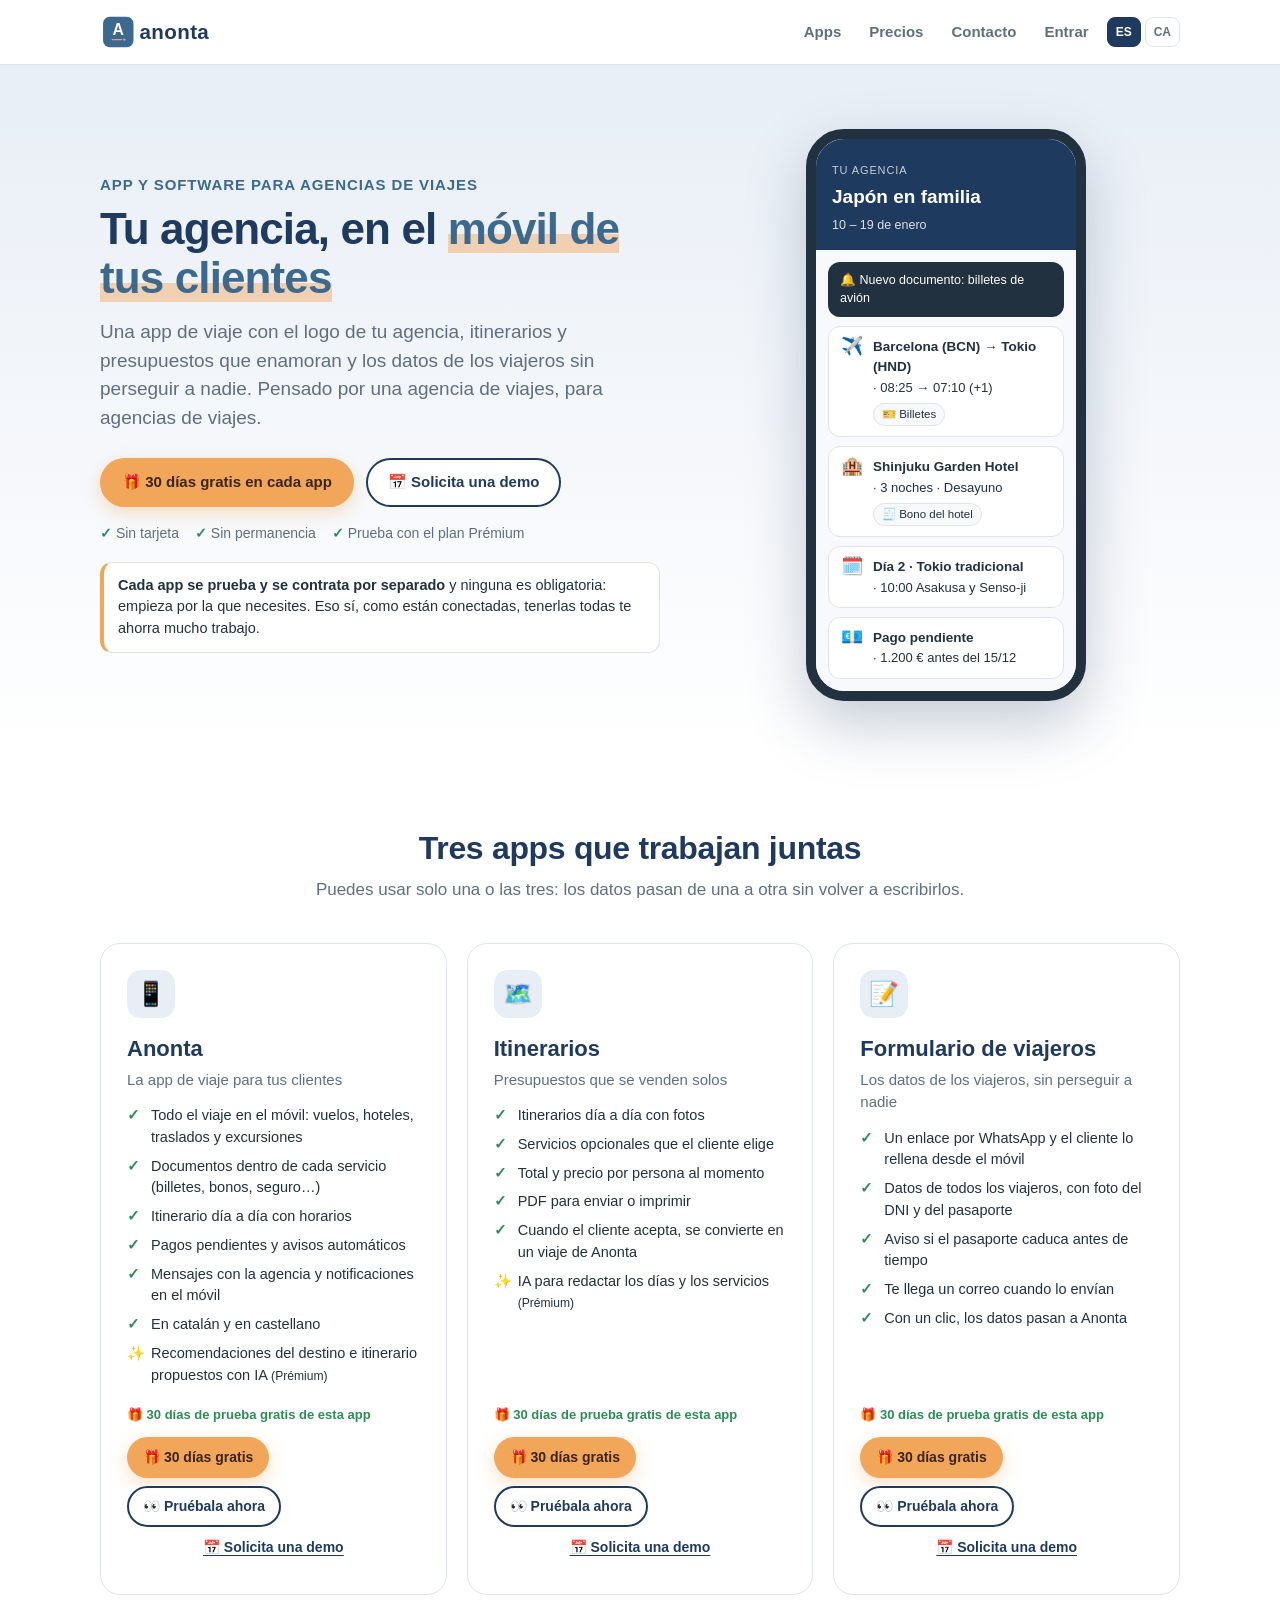
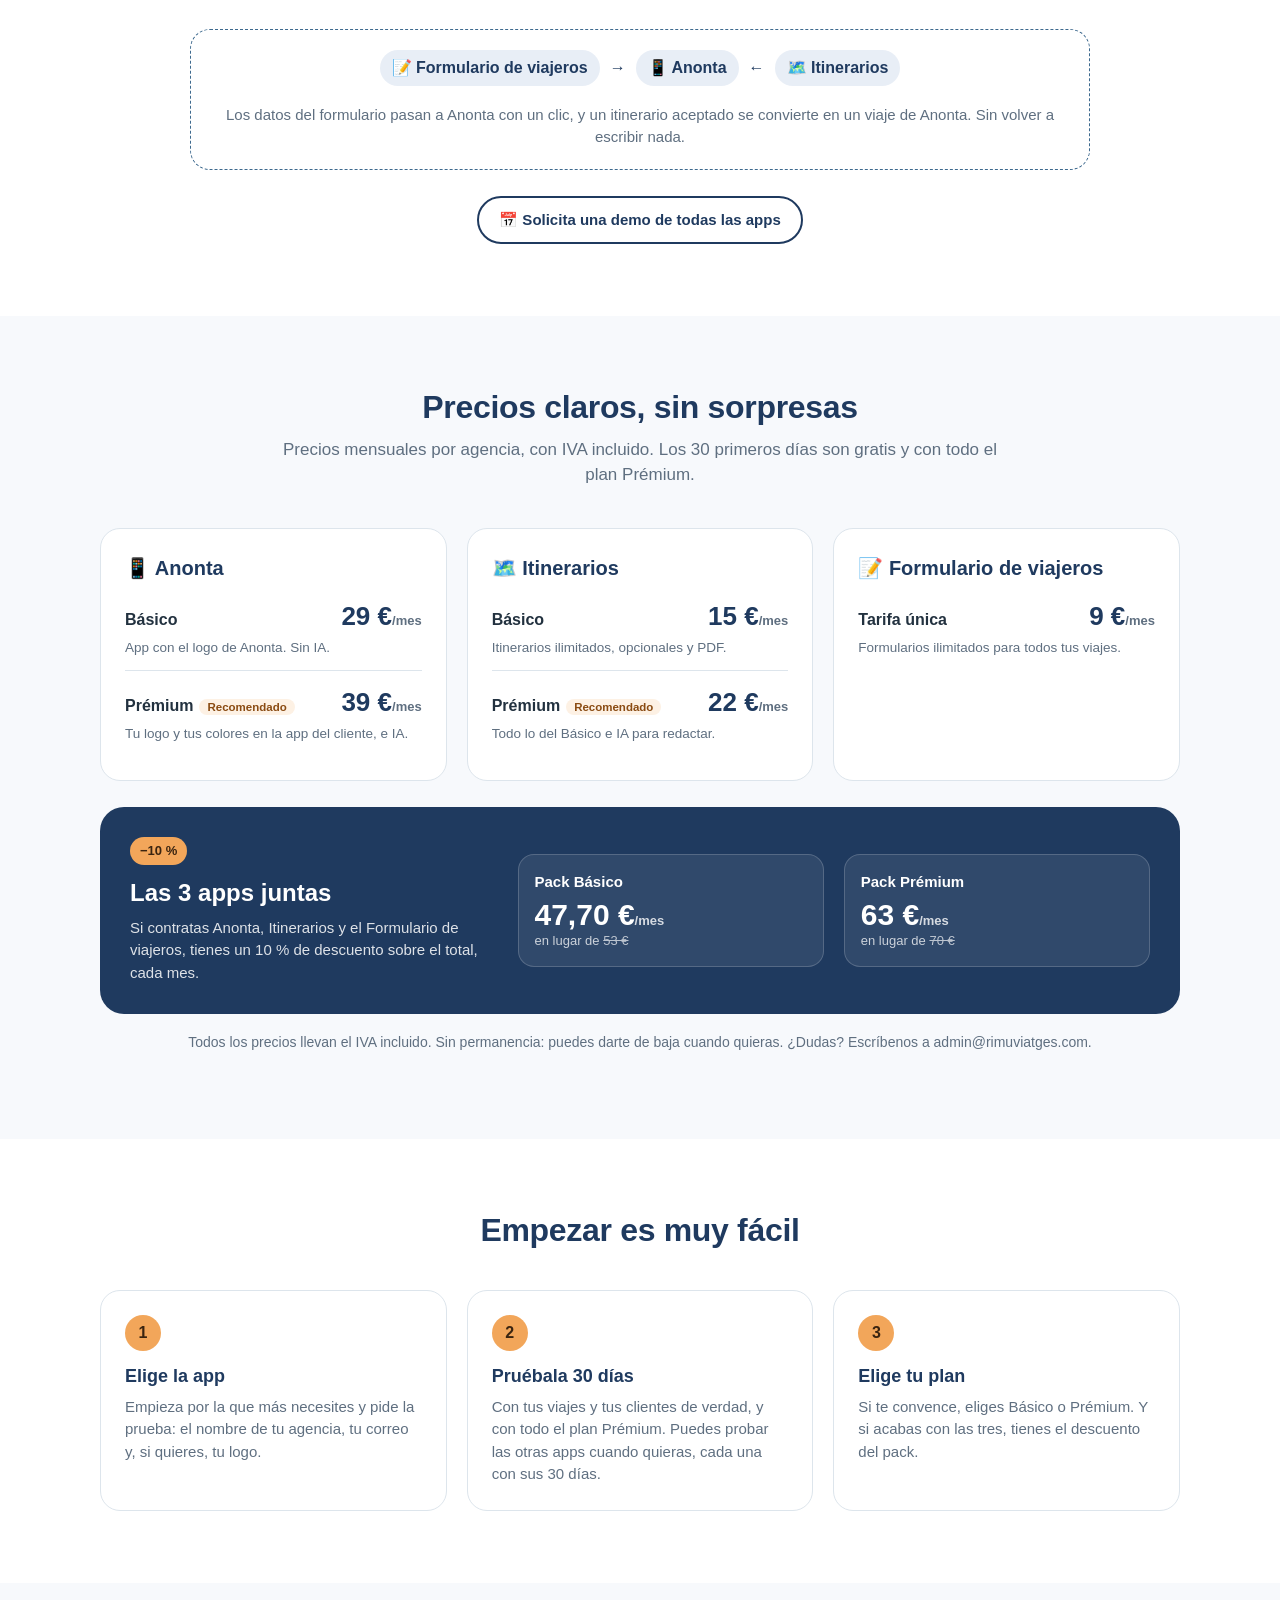
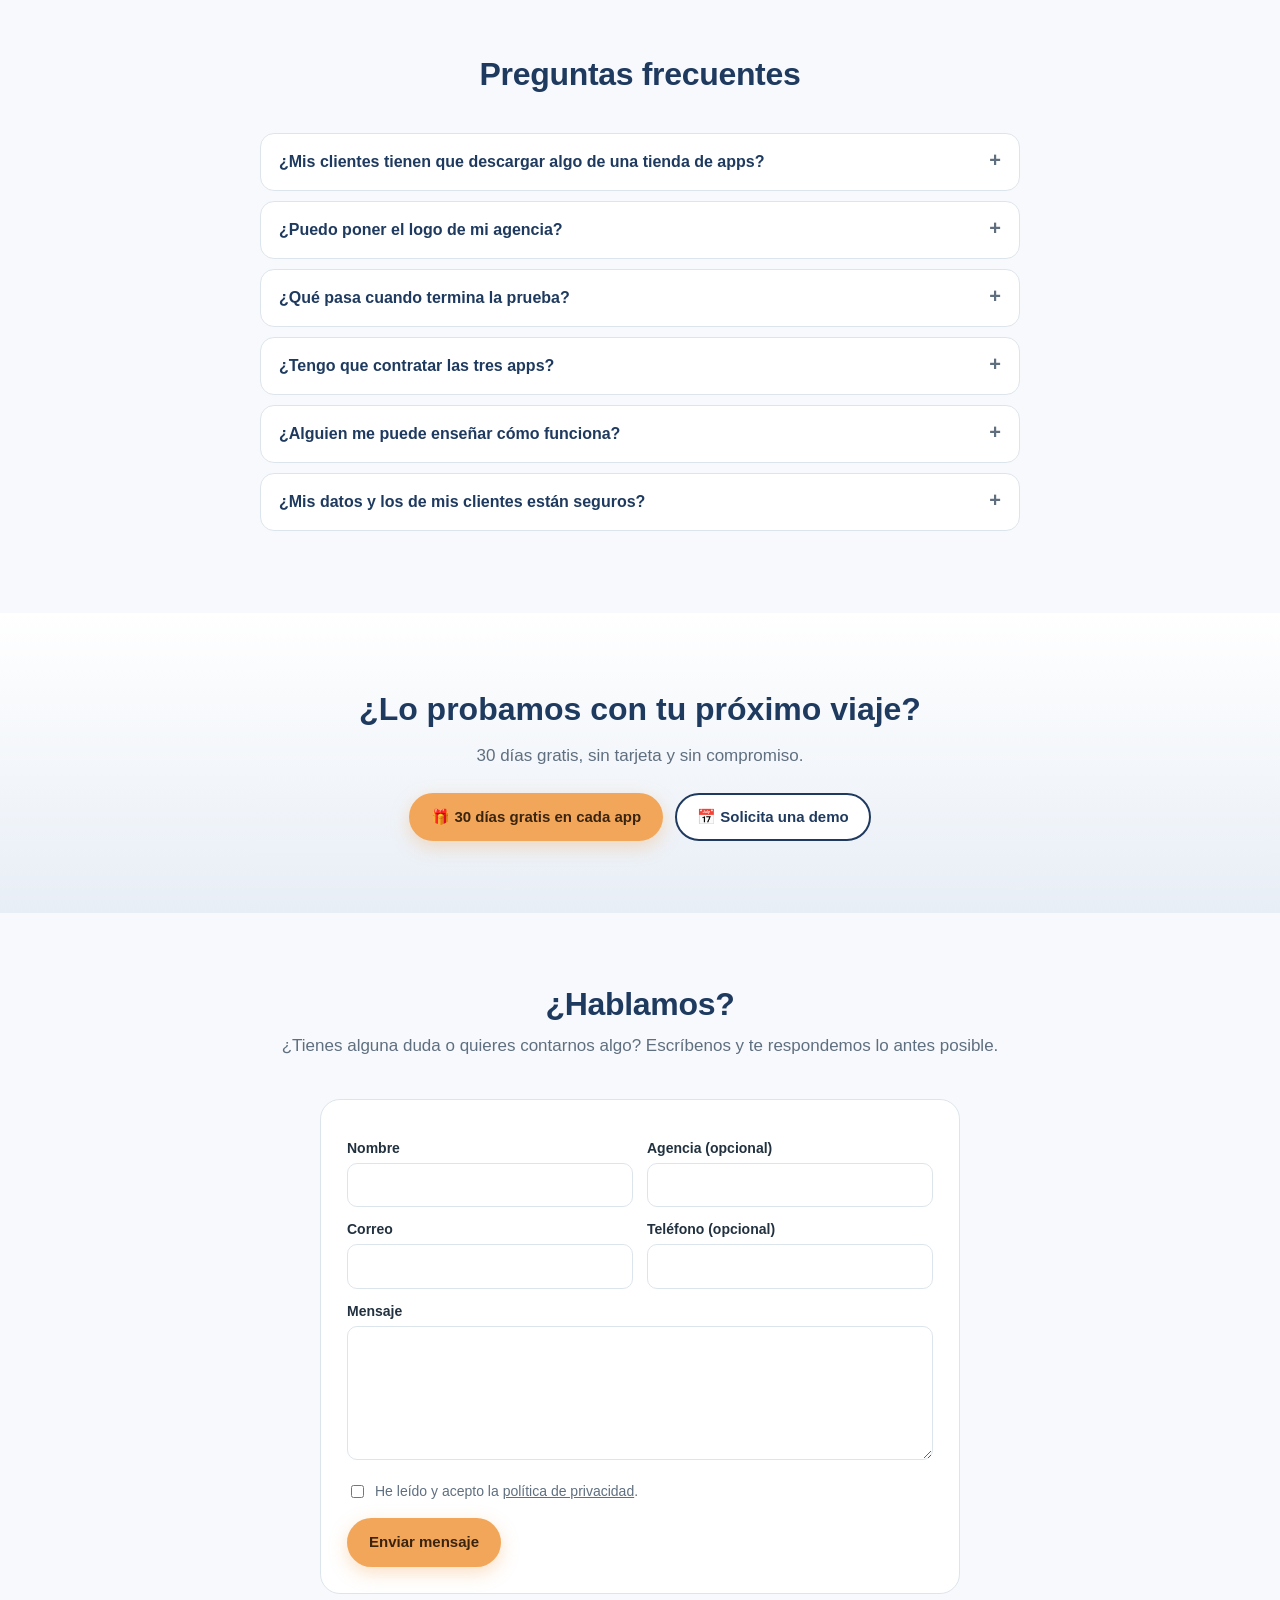
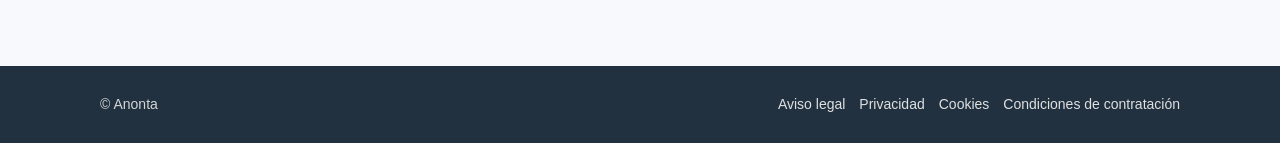
<file: index.html>
<!DOCTYPE html>
<html lang="es">
<head>
<meta charset="utf-8">
<meta name="viewport" content="width=device-width,initial-scale=1">
<script>
  // Els enllaços dels formularis (anonta.es/?f=…) van al formulari del client
  if(new URLSearchParams(location.search).get("f")) location.replace("/formulari.html" + location.search);
  // A la portada en castellà, qui té el català triat (o el navegador en català) va a /ca/
  else if(!document.documentElement.dataset.idioma){ try{ const p = localStorage.getItem("anonta_web_idioma"); if(p === "ca" || (!p && /^ca\b/i.test(navigator.language))) location.replace("/ca/" + location.hash); }catch(e){} }
</script>
<!--SEO-->
<title>Anonta · App y software para agencias de viajes: itinerarios y datos de viajeros</title>
<meta name="description" content="App de viaje con el logo de tu agencia, itinerarios y presupuestos con IA y formulario de datos de viajeros. Pensado por una agencia de viajes. 30 días gratis.">
<link rel="canonical" href="https://anonta.es/">
<link rel="alternate" hreflang="es" href="https://anonta.es/">
<link rel="alternate" hreflang="ca" href="https://anonta.es/ca/">
<link rel="alternate" hreflang="x-default" href="https://anonta.es/">
<meta name="robots" content="index,follow,max-image-preview:large">
<meta property="og:type" content="website">
<meta property="og:site_name" content="Anonta">
<meta property="og:locale" content="es_ES">
<meta property="og:url" content="https://anonta.es/">
<meta property="og:title" content="Anonta · App y software para agencias de viajes: itinerarios y datos de viajeros">
<meta property="og:description" content="App de viaje con el logo de tu agencia, itinerarios y presupuestos con IA y formulario de datos de viajeros. Pensado por una agencia de viajes. 30 días gratis.">
<meta property="og:image" content="https://ewcrlyoiyfcbzjsqaqzr.supabase.co/functions/v1/og-anonta">
<meta property="og:image:width" content="1200"><meta property="og:image:height" content="630">
<meta name="twitter:card" content="summary_large_image">
<meta name="twitter:image" content="https://ewcrlyoiyfcbzjsqaqzr.supabase.co/functions/v1/og-anonta">
<link rel="apple-touch-icon" href="https://ewcrlyoiyfcbzjsqaqzr.supabase.co/functions/v1/og-anonta?icona">
<script type="application/ld+json">[{"@context":"https://schema.org","@type":"Organization","@id":"https://anonta.es/#org","name":"Anonta","url":"https://anonta.es/","logo":"https://anonta.es/anonta/icona-anonta.svg","email":"admin@rimuviatges.com"},{"@context":"https://schema.org","@type":"WebSite","name":"Anonta","url":"https://anonta.es/","inLanguage":"es","publisher":{"@id":"https://anonta.es/#org"}},{"@context":"https://schema.org","@type":"SoftwareApplication","name":"Anonta","description":"La app de viaje para tus clientes","applicationCategory":"BusinessApplication","operatingSystem":"Web, iOS, Android","url":"https://anonta.es/#apps","inLanguage":"es","publisher":{"@id":"https://anonta.es/#org"},"offers":[{"@type":"Offer","name":"Básico","price":29,"priceCurrency":"EUR","valueAddedTaxIncluded":true},{"@type":"Offer","name":"Prémium","price":39,"priceCurrency":"EUR","valueAddedTaxIncluded":true}]},{"@context":"https://schema.org","@type":"SoftwareApplication","name":"Itinerarios","description":"Presupuestos que se venden solos","applicationCategory":"BusinessApplication","operatingSystem":"Web, iOS, Android","url":"https://anonta.es/#apps","inLanguage":"es","publisher":{"@id":"https://anonta.es/#org"},"offers":[{"@type":"Offer","name":"Básico","price":15,"priceCurrency":"EUR","valueAddedTaxIncluded":true},{"@type":"Offer","name":"Prémium","price":22,"priceCurrency":"EUR","valueAddedTaxIncluded":true}]},{"@context":"https://schema.org","@type":"SoftwareApplication","name":"Formulario de viajeros","description":"Los datos de los viajeros, sin perseguir a nadie","applicationCategory":"BusinessApplication","operatingSystem":"Web, iOS, Android","url":"https://anonta.es/#apps","inLanguage":"es","publisher":{"@id":"https://anonta.es/#org"},"offers":[{"@type":"Offer","name":"Tarifa única","price":9,"priceCurrency":"EUR","valueAddedTaxIncluded":true}]},{"@context":"https://schema.org","@type":"FAQPage","inLanguage":"es","mainEntity":[{"@type":"Question","name":"¿Mis clientes tienen que descargar algo de una tienda de apps?","acceptedAnswer":{"@type":"Answer","text":"No. Les envías un enlace, entran con su correo y, si quieren, la añaden a la pantalla de inicio del móvil como una app más. Funciona en iPhone y Android."}},{"@type":"Question","name":"¿Puedo poner el logo de mi agencia?","acceptedAnswer":{"@type":"Answer","text":"Sí, con el plan Prémium la app del cliente lleva tu logo y tus colores. Con el Básico, lleva el logo de Anonta."}},{"@type":"Question","name":"¿Qué pasa cuando termina la prueba?","acceptedAnswer":{"@type":"Answer","text":"Nada automático: no te pedimos tarjeta. Si quieres continuar, eliges plan y seguimos. Si no, no pagas nada."}},{"@type":"Question","name":"¿Tengo que contratar las tres apps?","acceptedAnswer":{"@type":"Answer","text":"No, ninguna es obligatoria. Cada app tiene su propia prueba de 30 días y se contrata por separado. Puedes empezar con una y añadir las demás desde tu panel, en «Mis apps». Como están conectadas, cuantas más uses, menos trabajo repetido."}},{"@type":"Question","name":"¿Alguien me puede enseñar cómo funciona?","acceptedAnswer":{"@type":"Answer","text":"Sí. Pulsa «Solicita una demo» y te hacemos una presentación de la app que elijas o de todas."}},{"@type":"Question","name":"¿Mis datos y los de mis clientes están seguros?","acceptedAnswer":{"@type":"Answer","text":"Cada agencia solo ve sus viajes y cada cliente solo ve los suyos. Los documentos se abren con enlaces temporales y privados."}}]}]</script>
<!--/SEO-->
<meta name="theme-color" content="#1F3A5F">
<link rel="icon" href="/anonta/icona-anonta.svg" type="image/svg+xml">
<script src="/config.js"></script>
<style>
  :root{--blau:#1F3A5F;--blau-mig:#3D698E;--blau-clar:#E8EEF6;--coral:#F2A65A;--coral-clar:#FDF1E4;--rosa:#E79893;--text:#22313F;--gris:#5F6F80;--linia:#DDE5EC;--fons:#F7F9FC}
  *{box-sizing:border-box}
  html{scroll-behavior:smooth}
  body{margin:0;font-family:-apple-system,BlinkMacSystemFont,"Segoe UI",Roboto,Helvetica,Arial,sans-serif;color:var(--text);background:#fff;line-height:1.5;font-size:16px}
  a{color:inherit}
  .amp{max-width:1120px;margin:0 auto;padding:0 20px}
  /* Capçalera */
  header{position:sticky;top:0;z-index:10;background:rgba(255,255,255,.92);backdrop-filter:blur(8px);border-bottom:1px solid var(--linia)}
  header .amp{display:flex;align-items:center;justify-content:space-between;height:64px;gap:12px}
  header .marca img{height:38px;display:block}
  header nav{display:flex;align-items:center;gap:8px}
  header nav a.enllac{font-size:15px;font-weight:600;text-decoration:none;color:var(--gris);padding:8px 10px}
  header nav a.enllac:hover{color:var(--blau)}
  .idiomes{display:flex;gap:4px}
  .idiomes button{font:inherit;font-size:12px;font-weight:700;border:1px solid var(--linia);background:#fff;border-radius:8px;padding:5px 8px;cursor:pointer;color:var(--gris)}
  .idiomes button.actiu{background:var(--blau);border-color:var(--blau);color:#fff}
  .boto{display:inline-flex;align-items:center;justify-content:center;gap:8px;font:inherit;font-weight:700;font-size:15px;border-radius:999px;padding:11px 20px;text-decoration:none;border:2px solid transparent;cursor:pointer;white-space:nowrap}
  .boto.prim{background:var(--coral);color:#3A2410;box-shadow:0 6px 18px rgba(242,166,90,.35)}
  .boto.prim:hover{filter:brightness(.96)}
  .boto.sec{background:#fff;color:var(--blau);border-color:var(--blau)}
  .boto.sec:hover{background:var(--blau-clar)}
  .boto.petit{font-size:14px;padding:8px 14px}
  /* Portada */
  .hero{background:linear-gradient(180deg,var(--blau-clar),#fff);padding:64px 0 56px}
  .hero .amp{display:grid;grid-template-columns:1.1fr .9fr;gap:40px;align-items:center}
  .hero h1{font-size:44px;line-height:1.1;margin:0 0 16px;color:var(--blau);letter-spacing:-.02em}
  .hero h1 em{font-style:normal;color:var(--blau-mig);background:linear-gradient(transparent 62%,rgba(242,166,90,.45) 62%)}
  .hero h1 .kicker{display:block;font-size:15px;font-weight:700;letter-spacing:.06em;text-transform:uppercase;color:var(--blau-mig);margin-bottom:12px}
  .hero p.sub{font-size:19px;color:var(--gris);margin:0 0 26px;max-width:560px}
  .hero .crides{display:flex;gap:12px;flex-wrap:wrap}
  .hero .garanties{margin-top:16px;font-size:14px;color:var(--gris);display:flex;gap:16px;flex-wrap:wrap}
  .hero .garanties span::before{content:"✓ ";color:#2E8B57;font-weight:800}
  .mobil{width:280px;margin:0 auto;border:10px solid #22313F;border-radius:38px;background:#fff;box-shadow:0 24px 60px rgba(31,58,95,.25);overflow:hidden}
  .mobil .bar{background:var(--blau);color:#fff;padding:18px 16px 14px}
  .mobil .bar small{opacity:.75;font-size:11px;letter-spacing:.08em;text-transform:uppercase}
  .mobil .bar b{display:block;font-size:19px;margin-top:2px}
  .mobil .bar span{font-size:12.5px;opacity:.85}
  .mobil .cos{padding:12px;background:var(--fons);display:flex;flex-direction:column;gap:9px}
  .mobil .it{background:#fff;border:1px solid var(--linia);border-radius:12px;padding:10px 12px;font-size:13px;display:flex;gap:10px;align-items:flex-start}
  .mobil .it .ic{font-size:18px;line-height:1}
  .mobil .it b{display:block;font-size:13.5px}
  .mobil .it .xip{display:inline-block;margin-top:6px;font-size:11.5px;border:1px solid var(--linia);border-radius:999px;padding:2px 8px;background:var(--fons)}
  .mobil .noti{background:#22313F;color:#fff;border-radius:12px;padding:9px 12px;font-size:12.5px}
  /* Seccions */
  section.blo{padding:72px 0}
  section.blo.gris{background:var(--fons)}
  .titol-sec{text-align:center;max-width:720px;margin:0 auto 40px}
  .titol-sec h2{font-size:32px;line-height:1.2;color:var(--blau);margin:0 0 10px;letter-spacing:-.01em}
  .titol-sec p{color:var(--gris);font-size:17px;margin:0}
  .apps{display:grid;grid-template-columns:repeat(3,1fr);gap:20px}
  .app{background:#fff;border:1px solid var(--linia);border-radius:20px;padding:26px;display:flex;flex-direction:column}
  .app .ico{width:48px;height:48px;border-radius:14px;display:flex;align-items:center;justify-content:center;font-size:24px;background:var(--blau-clar);margin-bottom:14px}
  .app h3{margin:0 0 4px;font-size:22px;color:var(--blau)}
  .app .lema{color:var(--gris);margin:0 0 14px;font-size:15px}
  .app ul{list-style:none;padding:0;margin:0 0 18px;font-size:14.5px;flex:1}
  .app li{padding-left:24px;position:relative;margin-bottom:7px}
  .app li::before{content:"✓";position:absolute;left:0;color:#2E8B57;font-weight:800}
  .app li.ia::before{content:"✨"}
  .app .accions{display:flex;gap:8px;flex-wrap:wrap}
  /* Preus */
  .taula-preus{display:grid;grid-template-columns:repeat(3,1fr);gap:20px}
  .preu{background:#fff;border:1px solid var(--linia);border-radius:20px;padding:24px}
  .preu h3{margin:0 0 14px;font-size:20px;color:var(--blau);display:flex;align-items:center;gap:8px}
  .pla{border-top:1px solid var(--linia);padding:12px 0}
  .pla:first-of-type{border-top:0;padding-top:0}
  .pla .nom{font-weight:700;display:flex;justify-content:space-between;align-items:baseline;gap:8px}
  .pla .imp{font-size:26px;font-weight:800;color:var(--blau);white-space:nowrap}
  .pla .imp small{font-size:13px;font-weight:600;color:var(--gris)}
  .pla .det{font-size:13.5px;color:var(--gris);margin-top:2px}
  .pla.prem .nom span.et{background:var(--coral-clar);color:#8A4B12;font-size:11.5px;font-weight:700;border-radius:999px;padding:2px 8px;margin-left:6px}
  .pack{margin-top:26px;background:var(--blau);color:#fff;border-radius:24px;padding:30px;display:grid;grid-template-columns:1.2fr 1fr 1fr;gap:20px;align-items:center}
  .pack h3{margin:0 0 6px;font-size:24px}
  .pack p{margin:0;opacity:.85;font-size:15px}
  .pack .opc{background:rgba(255,255,255,.08);border:1px solid rgba(255,255,255,.18);border-radius:16px;padding:16px}
  .pack .opc .nom{font-weight:700;font-size:15px}
  .pack .opc .imp{font-size:30px;font-weight:800;line-height:1.1;margin-top:4px}
  .pack .opc .imp small{font-size:13px;font-weight:600;opacity:.8}
  .pack .opc .abans{font-size:13px;opacity:.75}
  .pack .opc .abans s{opacity:.9}
  .pack .badge{display:inline-block;background:var(--coral);color:#3A2410;font-weight:800;font-size:13px;border-radius:999px;padding:4px 10px;margin-bottom:10px}
  .nota-hero{margin:18px 0 0;max-width:560px;background:#fff;border:1px solid var(--linia);border-left:4px solid var(--coral);border-radius:12px;padding:12px 14px;font-size:14.5px;color:var(--text)}
  .connexio{margin:34px auto 0;max-width:900px;background:#fff;border:1px dashed var(--blau-mig);border-radius:20px;padding:20px 22px;display:flex;gap:18px;align-items:center;flex-wrap:wrap;justify-content:center;text-align:center}
  .connexio .flux{display:flex;gap:10px;align-items:center;flex-wrap:wrap;justify-content:center;font-weight:700;color:var(--blau)}
  .connexio .flux span.n{background:var(--blau-clar);border-radius:999px;padding:6px 12px}
  .connexio p{margin:0;color:var(--gris);font-size:15px;flex-basis:100%}
  .app .prova30{font-size:13px;color:#2E8B57;font-weight:700;margin:-6px 0 12px}
  .boto.terc{background:none;color:var(--blau);padding:8px 4px;font-size:14px;text-decoration:underline;text-underline-offset:3px}
  .demo-tot{text-align:center;margin-top:26px}
  .nota-preus{text-align:center;color:var(--gris);font-size:14px;margin-top:18px}
  /* Passos */
  .passos{display:grid;grid-template-columns:repeat(3,1fr);gap:20px;counter-reset:p}
  .pas{background:#fff;border:1px solid var(--linia);border-radius:20px;padding:24px;position:relative}
  .pas::before{counter-increment:p;content:counter(p);display:flex;width:36px;height:36px;border-radius:50%;background:var(--coral);color:#3A2410;font-weight:800;align-items:center;justify-content:center;margin-bottom:12px}
  .pas h3{margin:0 0 6px;color:var(--blau);font-size:18px}
  .pas p{margin:0;color:var(--gris);font-size:15px}
  /* Preguntes */
  .faq{max-width:760px;margin:0 auto}
  .faq details{background:#fff;border:1px solid var(--linia);border-radius:14px;padding:16px 18px;margin-bottom:10px}
  .faq summary{font-weight:700;cursor:pointer;color:var(--blau);list-style:none;display:flex;justify-content:space-between;gap:10px}
  .faq summary::after{content:"+";font-size:20px;line-height:1;color:var(--gris)}
  .faq details[open] summary::after{content:"–"}
  .faq details p{margin:10px 0 0;color:var(--gris);font-size:15px}
  /* Final */
  .final{text-align:center;padding:72px 0;background:linear-gradient(180deg,#fff,var(--blau-clar))}
  .final h2{font-size:32px;color:var(--blau);margin:0 0 10px}
  .final p{color:var(--gris);margin:0 0 24px;font-size:17px}
  .contacte{max-width:640px;margin:0 auto;background:#fff;border:1px solid var(--linia);border-radius:20px;padding:26px}
  .contacte label.c{display:block;font-weight:600;font-size:14px;margin:12px 0 4px}
  .contacte input[type=text],.contacte input[type=email],.contacte input[type=tel],.contacte textarea{width:100%;font:inherit;font-size:15px;border:1px solid var(--linia);border-radius:10px;padding:10px 12px;background:#fff}
  .contacte .dos{display:grid;grid-template-columns:1fr 1fr;gap:0 14px}
  .contacte .acc{display:flex;gap:8px;align-items:flex-start;font-size:14px;margin-top:14px;color:var(--gris)}
  .contacte .acc input{margin-top:4px}
  .contacte .err{color:#B3261E;font-size:14px;margin-top:10px}
  .contacte .ok{background:#E9F6EE;color:#1E6B3E;border-radius:12px;padding:14px;font-size:15px}
  footer .legal{display:flex;gap:14px;flex-wrap:wrap}
  footer .legal a{color:rgba(255,255,255,.85);text-decoration:none}
  footer .legal a:hover{text-decoration:underline}
  @media (max-width:560px){ .contacte .dos{grid-template-columns:1fr} }
  footer{background:#22313F;color:rgba(255,255,255,.8);font-size:14px;padding:28px 0}
  footer .amp{display:flex;justify-content:space-between;gap:16px;flex-wrap:wrap}
  footer a{color:#fff}
  @media (max-width:900px){
    .hero .amp{grid-template-columns:1fr}
    .hero h1{font-size:34px}
    .apps,.taula-preus,.passos{grid-template-columns:1fr}
    .pack{grid-template-columns:1fr}
    header nav a.enllac.amaga{display:none}
  }
  @media (max-width:420px){
    header nav a.enllac.amaga{display:none}
    .hero{padding:40px 0}
    .hero h1{font-size:30px}
    section.blo{padding:52px 0}
    .titol-sec h2{font-size:26px}
  }
</style>
</head>
<body>
<header>
  <div class="amp">
    <a class="marca" href="./"><img src="/anonta/logo-anonta.svg" alt="Anonta"></a>
    <nav>
      <a class="enllac amaga" href="#apps" data-t="navApps">Apps</a>
      <a class="enllac amaga" href="#preus" data-t="navPreus">Precios</a>
      <a class="enllac amaga" href="#contacte" data-t="navContacte">Contacto</a>
      <a class="enllac" href="/anonta/admin.html" data-t="entrar" data-gc="entrar">Entrar</a>
      <div class="idiomes"><button type="button" data-l="es" class="actiu">ES</button><button type="button" data-l="ca">CA</button></div>
    </nav>
  </div>
</header>

<section class="hero">
  <div class="amp">
    <div>
      <h1 data-t="heroTitol" data-html=""><span class="kicker">App y software para agencias de viajes</span>Tu agencia, en el <em>móvil de tus clientes</em></h1>
      <p class="sub" data-t="heroSub">Una app de viaje con el logo de tu agencia, itinerarios y presupuestos que enamoran y los datos de los viajeros sin perseguir a nadie. Pensado por una agencia de viajes, para agencias de viajes.</p>
      <div class="crides">
        <a class="boto prim" href="#apps" data-t="provaGratis" data-gc="prova-portada">🎁 30 días gratis en cada app</a>
        <button class="boto sec" type="button" data-demo="totes" data-t="demanaDemo">📅 Solicita una demo</button>
      </div>
      <div class="garanties"><span data-t="g1">Sin tarjeta</span><span data-t="g2">Sin permanencia</span><span data-t="g3">Prueba con el plan Prémium</span></div>
      <p class="nota-hero" data-t="notaHero" data-html=""><b>Cada app se prueba y se contrata por separado</b> y ninguna es obligatoria: empieza por la que necesites. Eso sí, como están conectadas, tenerlas todas te ahorra mucho trabajo.</p>
    </div>
    <div class="mobil" aria-hidden="true">
      <div class="bar"><small data-t="mAg">Tu agencia</small><b data-t="mViatge">Japón en familia</b><span data-t="mDates">10 – 19 de enero</span></div>
      <div class="cos">
        <div class="noti" data-t="mNoti">🔔 Nuevo documento: billetes de avión</div>
        <div class="it"><span class="ic">✈️</span><div><b data-t="mRuta">Barcelona (BCN) → Tokio (HND)</b><span data-t="mVol"> · 08:25 → 07:10 (+1)</span><br><span class="xip" data-t="mBitllet">🎫 Billetes</span></div></div>
        <div class="it"><span class="ic">🏨</span><div><b>Shinjuku Garden Hotel</b><span data-t="mHotel"> · 3 noches · Desayuno</span><br><span class="xip" data-t="mBo">🧾 Bono del hotel</span></div></div>
        <div class="it"><span class="ic">🗓️</span><div><b data-t="mDia">Día 2 · Tokio tradicional</b><span data-t="mDiaTxt"> · 10:00 Asakusa y Senso-ji</span></div></div>
        <div class="it"><span class="ic">💶</span><div><b data-t="mPag">Pago pendiente</b><span data-t="mPagTxt"> · 1.200 € antes del 15/12</span></div></div>
      </div>
    </div>
  </div>
</section>

<section class="blo" id="apps">
  <div class="amp">
    <div class="titol-sec"><h2 data-t="appsTitol">Tres apps que trabajan juntas</h2><p data-t="appsSub">Puedes usar solo una o las tres: los datos pasan de una a otra sin volver a escribirlos.</p></div>
    <div class="apps" id="llistaApps">
      <div class="app"><div class="ico">📱</div><h3>Anonta</h3><p class="lema">La app de viaje para tus clientes</p>
        <ul><li>Todo el viaje en el móvil: vuelos, hoteles, traslados y excursiones</li><li>Documentos dentro de cada servicio (billetes, bonos, seguro…)</li><li>Itinerario día a día con horarios</li><li>Pagos pendientes y avisos automáticos</li><li>Mensajes con la agencia y notificaciones en el móvil</li><li>En catalán y en castellano</li><li class="ia">Recomendaciones del destino e itinerario propuestos con IA <small>(Prémium)</small></li></ul>
        <p class="prova30">🎁 30 días de prueba gratis de esta app</p>
        <div class="accions"><a class="boto prim petit" href="/anonta/demo.html?web#prova" data-gc="prova-anonta">🎁 30 días gratis</a><a class="boto sec petit" href="/anonta/demo.html?web" data-gc="demo-propia-anonta">👀 Pruébala ahora</a></div>
        <button class="boto terc" type="button" data-demo="anonta">📅 Solicita una demo</button></div>
      <div class="app"><div class="ico">🗺️</div><h3>Itinerarios</h3><p class="lema">Presupuestos que se venden solos</p>
        <ul><li>Itinerarios día a día con fotos</li><li>Servicios opcionales que el cliente elige</li><li>Total y precio por persona al momento</li><li>PDF para enviar o imprimir</li><li>Cuando el cliente acepta, se convierte en un viaje de Anonta</li><li class="ia">IA para redactar los días y los servicios <small>(Prémium)</small></li></ul>
        <p class="prova30">🎁 30 días de prueba gratis de esta app</p>
        <div class="accions"><a class="boto prim petit" href="/itineraris/admin.html?demo&amp;prova&amp;web" data-gc="prova-itineraris">🎁 30 días gratis</a><a class="boto sec petit" href="/itineraris/admin.html?demo&amp;web" data-gc="demo-propia-itineraris">👀 Pruébala ahora</a></div>
        <button class="boto terc" type="button" data-demo="itineraris">📅 Solicita una demo</button></div>
      <div class="app"><div class="ico">📝</div><h3>Formulario de viajeros</h3><p class="lema">Los datos de los viajeros, sin perseguir a nadie</p>
        <ul><li>Un enlace por WhatsApp y el cliente lo rellena desde el móvil</li><li>Datos de todos los viajeros, con foto del DNI y del pasaporte</li><li>Aviso si el pasaporte caduca antes de tiempo</li><li>Te llega un correo cuando lo envían</li><li>Con un clic, los datos pasan a Anonta</li></ul>
        <p class="prova30">🎁 30 días de prueba gratis de esta app</p>
        <div class="accions"><a class="boto prim petit" href="/demo.html?web" data-gc="prova-formularis">🎁 30 días gratis</a><a class="boto sec petit" href="/demo.html?web" data-gc="demo-propia-formularis">👀 Pruébala ahora</a></div>
        <button class="boto terc" type="button" data-demo="formularis">📅 Solicita una demo</button></div></div>
    <div class="connexio"><div class="flux"><span class="n">📝 <span data-t="a3">Formulario de viajeros</span></span> → <span class="n">📱 Anonta</span> ← <span class="n">🗺️ <span data-t="a2">Itinerarios</span></span></div><p data-t="connexio">Los datos del formulario pasan a Anonta con un clic, y un itinerario aceptado se convierte en un viaje de Anonta. Sin volver a escribir nada.</p></div>
    <div class="demo-tot"><button class="boto sec" type="button" data-demo="totes" data-t="demoTotes">📅 Solicita una demo de todas las apps</button></div>
  </div>
</section>

<section class="blo gris" id="preus">
  <div class="amp">
    <div class="titol-sec"><h2 data-t="preusTitol">Precios claros, sin sorpresas</h2><p data-t="preusSub">Precios mensuales por agencia, con IVA incluido. Los 30 primeros días son gratis y con todo el plan Prémium.</p></div>
    <div class="taula-preus" id="taulaPreus">
      <div class="preu"><h3>📱 Anonta</h3><div class="pla"><div class="nom"><span>Básico</span>
      <span class="imp">29 €<small>/mes</small></span></div><div class="det">App con el logo de Anonta. Sin IA.</div></div><div class="pla prem"><div class="nom"><span>Prémium<span class="et">Recomendado</span></span>
      <span class="imp">39 €<small>/mes</small></span></div><div class="det">Tu logo y tus colores en la app del cliente, e IA.</div></div></div>
      <div class="preu"><h3>🗺️ Itinerarios</h3><div class="pla"><div class="nom"><span>Básico</span>
      <span class="imp">15 €<small>/mes</small></span></div><div class="det">Itinerarios ilimitados, opcionales y PDF.</div></div><div class="pla prem"><div class="nom"><span>Prémium<span class="et">Recomendado</span></span>
      <span class="imp">22 €<small>/mes</small></span></div><div class="det">Todo lo del Básico e IA para redactar.</div></div></div>
      <div class="preu"><h3>📝 Formulario de viajeros</h3><div class="pla"><div class="nom"><span>Tarifa única</span>
      <span class="imp">9 €<small>/mes</small></span></div><div class="det">Formularios ilimitados para todos tus viajes.</div></div></div></div>
    <div class="pack" id="pack">
      <div><span class="badge">−10 %</span><h3>Las 3 apps juntas</h3><p>Si contratas Anonta, Itinerarios y el Formulario de viajeros, tienes un 10 % de descuento sobre el total, cada mes.</p></div>
      <div class="opc"><div class="nom">Pack Básico</div><div class="imp">47,70 €<small>/mes</small></div><div class="abans">en lugar de <s>53 €</s></div></div>
      <div class="opc"><div class="nom">Pack Prémium</div><div class="imp">63 €<small>/mes</small></div><div class="abans">en lugar de <s>70 €</s></div></div></div>
    <p class="nota-preus" data-t="notaPreus">Todos los precios llevan el IVA incluido. Sin permanencia: puedes darte de baja cuando quieras. ¿Dudas? Escríbenos a admin@rimuviatges.com.</p>
  </div>
</section>

<section class="blo">
  <div class="amp">
    <div class="titol-sec"><h2 data-t="passosTitol">Empezar es muy fácil</h2></div>
    <div class="passos">
      <div class="pas"><h3 data-t="p1">Elige la app</h3><p data-t="p1t">Empieza por la que más necesites y pide la prueba: el nombre de tu agencia, tu correo y, si quieres, tu logo.</p></div>
      <div class="pas"><h3 data-t="p2">Pruébala 30 días</h3><p data-t="p2t">Con tus viajes y tus clientes de verdad, y con todo el plan Prémium. Puedes probar las otras apps cuando quieras, cada una con sus 30 días.</p></div>
      <div class="pas"><h3 data-t="p3">Elige tu plan</h3><p data-t="p3t">Si te convence, eliges Básico o Prémium. Y si acabas con las tres, tienes el descuento del pack.</p></div>
    </div>
  </div>
</section>

<section class="blo gris">
  <div class="amp">
    <div class="titol-sec"><h2 data-t="faqTitol">Preguntas frecuentes</h2></div>
    <div class="faq" id="faq"><details><summary>¿Mis clientes tienen que descargar algo de una tienda de apps?</summary><p>No. Les envías un enlace, entran con su correo y, si quieren, la añaden a la pantalla de inicio del móvil como una app más. Funciona en iPhone y Android.</p></details><details><summary>¿Puedo poner el logo de mi agencia?</summary><p>Sí, con el plan Prémium la app del cliente lleva tu logo y tus colores. Con el Básico, lleva el logo de Anonta.</p></details><details><summary>¿Qué pasa cuando termina la prueba?</summary><p>Nada automático: no te pedimos tarjeta. Si quieres continuar, eliges plan y seguimos. Si no, no pagas nada.</p></details><details><summary>¿Tengo que contratar las tres apps?</summary><p>No, ninguna es obligatoria. Cada app tiene su propia prueba de 30 días y se contrata por separado. Puedes empezar con una y añadir las demás desde tu panel, en «Mis apps». Como están conectadas, cuantas más uses, menos trabajo repetido.</p></details><details><summary>¿Alguien me puede enseñar cómo funciona?</summary><p>Sí. Pulsa «Solicita una demo» y te hacemos una presentación de la app que elijas o de todas.</p></details><details><summary>¿Mis datos y los de mis clientes están seguros?</summary><p>Cada agencia solo ve sus viajes y cada cliente solo ve los suyos. Los documentos se abren con enlaces temporales y privados.</p></details></div>
  </div>
</section>

<section class="final">
  <div class="amp">
    <h2 data-t="finalTitol">¿Lo probamos con tu próximo viaje?</h2>
    <p data-t="finalSub">30 días gratis, sin tarjeta y sin compromiso.</p>
    <div style="display:flex;gap:12px;justify-content:center;flex-wrap:wrap"><a class="boto prim" href="#apps" data-t="provaGratis">🎁 30 días gratis en cada app</a><button class="boto sec" type="button" data-demo="totes" data-t="demanaDemo">📅 Solicita una demo</button></div>
  </div>
</section>

<section class="blo gris" id="contacte">
  <div class="amp">
    <div class="titol-sec"><h2 data-t="contTitol">¿Hablamos?</h2><p data-t="contSub">¿Tienes alguna duda o quieres contarnos algo? Escríbenos y te respondemos lo antes posible.</p></div>
    <form class="contacte" id="fContacte" novalidate="">
      <div class="dos">
        <div><label class="c" for="cNom" data-t="cNom">Nombre</label><input type="text" id="cNom" autocomplete="name" maxlength="120"></div>
        <div><label class="c" for="cAg" data-t="cAg">Agencia (opcional)</label><input type="text" id="cAg" autocomplete="organization" maxlength="160"></div>
        <div><label class="c" for="cCorreu" data-t="cCorreu">Correo</label><input type="email" id="cCorreu" autocomplete="email" maxlength="200"></div>
        <div><label class="c" for="cTel" data-t="cTel">Teléfono (opcional)</label><input type="tel" id="cTel" autocomplete="tel" maxlength="40"></div>
      </div>
      <label class="c" for="cMiss" data-t="cMiss">Mensaje</label><textarea id="cMiss" rows="5" maxlength="4000"></textarea>
      <label class="acc"><input type="checkbox" id="cAcc"> <span data-t="cAcc" data-html="">He leído y acepto la <a href="/legal.html#privacidad" target="_blank">política de privacidad</a>.</span></label>
      <div class="err" id="cErr" hidden=""></div>
      <div style="margin-top:16px"><button class="boto prim" type="submit" id="cEnvia" data-t="cEnvia">Enviar mensaje</button></div>
    </form>
  </div>
</section>

<footer>
  <div class="amp">
    <div data-t="peu" data-html="">© Anonta</div>
    <div class="legal"><a href="/legal.html#aviso-legal" data-t="lAvis">Aviso legal</a><a href="/legal.html#privacidad" data-t="lPriv">Privacidad</a><a href="/legal.html#cookies" data-t="lCookies">Cookies</a><a href="/legal.html#condiciones" data-t="lCond">Condiciones de contratación</a></div>
  </div>
</footer>

<script>
(function(){
  const W = TARIFES.web, D = TARIFES.descomptePack;
  const eur = n => (Math.round(n * 100) / 100).toLocaleString(LANG === "ca" ? "ca-ES" : "es-ES", { minimumFractionDigits: Number.isInteger(n) ? 0 : 2, maximumFractionDigits: 2 }) + " €";
  const sumaB = W.anonta.basic + W.itineraris.basic + W.formularis;
  const sumaP = W.anonta.premium + W.itineraris.premium + W.formularis;
  const packB = sumaB * (1 - D / 100), packP = sumaP * (1 - D / 100);
  // Cada idioma té la seva adreça: anonta.es (castellà) i anonta.es/ca/ (català)
  const LANG = document.documentElement.dataset.idioma === "ca" ? "ca" : "es";

  const T = {
    es: {
      navApps: "Apps", navPreus: "Precios", entrar: "Entrar",
      heroTitol: "<span class=\"kicker\">App y software para agencias de viajes</span>Tu agencia, en el <em>móvil de tus clientes</em>",
      heroSub: "Una app de viaje con el logo de tu agencia, itinerarios y presupuestos que enamoran y los datos de los viajeros sin perseguir a nadie. Pensado por una agencia de viajes, para agencias de viajes.",
      provaGratis: "🎁 30 días gratis en cada app", demanaDemo: "📅 Solicita una demo",
      g1: "Sin tarjeta", g2: "Sin permanencia", g3: "Prueba con el plan Prémium",
      notaHero: "<b>Cada app se prueba y se contrata por separado</b> y ninguna es obligatoria: empieza por la que necesites. Eso sí, como están conectadas, tenerlas todas te ahorra mucho trabajo.",
      mAg: "Tu agencia", mViatge: "Japón en familia", mDates: "10 – 19 de enero",
      mNoti: "🔔 Nuevo documento: billetes de avión", mRuta: "Barcelona (BCN) → Tokio (HND)", mVol: " · 08:25 → 07:10 (+1)", mBitllet: "🎫 Billetes", mHotel: " · 3 noches · Desayuno", mBo: "🧾 Bono del hotel",
      mDia: "Día 2 · Tokio tradicional", mDiaTxt: " · 10:00 Asakusa y Senso-ji", mPag: "Pago pendiente", mPagTxt: " · 1.200 € antes del 15/12",
      appsTitol: "Tres apps que trabajan juntas", appsSub: "Puedes usar solo una o las tres: los datos pasan de una a otra sin volver a escribirlos.",
      ver: "Pruébala ahora", provar: "30 días gratis", demoApp: "📅 Solicita una demo", prova30: "🎁 30 días de prueba gratis de esta app",
      connexio: "Los datos del formulario pasan a Anonta con un clic, y un itinerario aceptado se convierte en un viaje de Anonta. Sin volver a escribir nada.",
      demoTotes: "📅 Solicita una demo de todas las apps",
      a1: "Anonta", a1l: "La app de viaje para tus clientes",
      a1f: ["Todo el viaje en el móvil: vuelos, hoteles, traslados y excursiones", "Documentos dentro de cada servicio (billetes, bonos, seguro…)", "Itinerario día a día con horarios", "Pagos pendientes y avisos automáticos", "Mensajes con la agencia y notificaciones en el móvil", "En catalán y en castellano"],
      a1ia: ["Recomendaciones del destino e itinerario propuestos con IA"],
      a2: "Itinerarios", a2l: "Presupuestos que se venden solos",
      a2f: ["Itinerarios día a día con fotos", "Servicios opcionales que el cliente elige", "Total y precio por persona al momento", "PDF para enviar o imprimir", "Cuando el cliente acepta, se convierte en un viaje de Anonta"],
      a2ia: ["IA para redactar los días y los servicios"],
      a3: "Formulario de viajeros", a3l: "Los datos de los viajeros, sin perseguir a nadie",
      a3f: ["Un enlace por WhatsApp y el cliente lo rellena desde el móvil", "Datos de todos los viajeros, con foto del DNI y del pasaporte", "Aviso si el pasaporte caduca antes de tiempo", "Te llega un correo cuando lo envían", "Con un clic, los datos pasan a Anonta"],
      a3ia: [],
      preusTitol: "Precios claros, sin sorpresas", preusSub: "Precios mensuales por agencia, con IVA incluido. Los 30 primeros días son gratis y con todo el plan Prémium.",
      basic: "Básico", premium: "Prémium", unic: "Tarifa única", mes: "/mes",
      dA_b: "App con el logo de Anonta. Sin IA.", dA_p: "Tu logo y tus colores en la app del cliente, e IA.",
      dI_b: "Itinerarios ilimitados, opcionales y PDF.", dI_p: "Todo lo del Básico e IA para redactar.",
      dF: "Formularios ilimitados para todos tus viajes.", recomanat: "Recomendado",
      packTitol: "Las 3 apps juntas", packTxt: `Si contratas Anonta, Itinerarios y el Formulario de viajeros, tienes un ${D} % de descuento sobre el total, cada mes.`,
      packB: "Pack Básico", packP: "Pack Prémium", enLloc: "en lugar de",
      notaPreus: "Todos los precios llevan el IVA incluido. Sin permanencia: puedes darte de baja cuando quieras. ¿Dudas? Escríbenos a admin@rimuviatges.com.",
      passosTitol: "Empezar es muy fácil",
      p1: "Elige la app", p1t: "Empieza por la que más necesites y pide la prueba: el nombre de tu agencia, tu correo y, si quieres, tu logo.",
      p2: "Pruébala 30 días", p2t: "Con tus viajes y tus clientes de verdad, y con todo el plan Prémium. Puedes probar las otras apps cuando quieras, cada una con sus 30 días.",
      p3: "Elige tu plan", p3t: "Si te convence, eliges Básico o Prémium. Y si acabas con las tres, tienes el descuento del pack.",
      faqTitol: "Preguntas frecuentes",
      faq: [
        ["¿Mis clientes tienen que descargar algo de una tienda de apps?", "No. Les envías un enlace, entran con su correo y, si quieren, la añaden a la pantalla de inicio del móvil como una app más. Funciona en iPhone y Android."],
        ["¿Puedo poner el logo de mi agencia?", "Sí, con el plan Prémium la app del cliente lleva tu logo y tus colores. Con el Básico, lleva el logo de Anonta."],
        ["¿Qué pasa cuando termina la prueba?", "Nada automático: no te pedimos tarjeta. Si quieres continuar, eliges plan y seguimos. Si no, no pagas nada."],
        ["¿Tengo que contratar las tres apps?", "No, ninguna es obligatoria. Cada app tiene su propia prueba de 30 días y se contrata por separado. Puedes empezar con una y añadir las demás desde tu panel, en «Mis apps». Como están conectadas, cuantas más uses, menos trabajo repetido."],
        ["¿Alguien me puede enseñar cómo funciona?", "Sí. Pulsa «Solicita una demo» y te hacemos una presentación de la app que elijas o de todas."],
        ["¿Mis datos y los de mis clientes están seguros?", "Cada agencia solo ve sus viajes y cada cliente solo ve los suyos. Los documentos se abren con enlaces temporales y privados."]
      ],
      finalTitol: "¿Lo probamos con tu próximo viaje?", finalSub: "30 días gratis, sin tarjeta y sin compromiso.",
      peu: "© Anonta",
      navContacte: "Contacto", contTitol: "¿Hablamos?", contSub: "¿Tienes alguna duda o quieres contarnos algo? Escríbenos y te respondemos lo antes posible.",
      cNom: "Nombre", cAg: "Agencia (opcional)", cCorreu: "Correo", cTel: "Teléfono (opcional)", cMiss: "Mensaje",
      cAcc: "He leído y acepto la <a href=\"/legal.html#privacidad\" target=\"_blank\">política de privacidad</a>.", cEnvia: "Enviar mensaje",
      cFalta: "Falta tu nombre, un correo válido o el mensaje.", cFaltaAcc: "Para enviar el mensaje, acepta la política de privacidad.",
      cOk: "✅ ¡Gracias! Hemos recibido tu mensaje y te responderemos pronto.", cErr: "No se ha podido enviar. Escríbenos a admin@rimuviatges.com.", cEnviant: "Enviando…",
      lAvis: "Aviso legal", lPriv: "Privacidad", lCookies: "Cookies", lCond: "Condiciones de contratación"
    },
    ca: {
      navApps: "Apps", navPreus: "Preus", entrar: "Entrar",
      heroTitol: "<span class=\"kicker\">App i programari per a agències de viatges</span>La teva agència, al <em>mòbil dels teus clients</em>",
      heroSub: "Una app de viatge amb el logo de la teva agència, itineraris i pressupostos que enamoren i les dades dels viatgers sense haver d'empaitar ningú. Pensat per una agència de viatges, per a agències de viatges.",
      provaGratis: "🎁 30 dies gratis a cada app", demanaDemo: "📅 Sol·licita una demo",
      g1: "Sense targeta", g2: "Sense permanència", g3: "Prova amb el pla Prèmium",
      notaHero: "<b>Cada app es prova i es contracta per separat</b> i cap és obligatòria: comença per la que necessitis. Això sí, com que estan connectades, tenir-les totes t'estalvia molta feina.",
      mAg: "La teva agència", mViatge: "Japó en família", mDates: "10 – 19 de gener",
      mNoti: "🔔 Nou document: bitllets d'avió", mRuta: "Barcelona (BCN) → Tòquio (HND)", mVol: " · 08:25 → 07:10 (+1)", mBitllet: "🎫 Bitllets", mHotel: " · 3 nits · Esmorzar", mBo: "🧾 Bo de l'hotel",
      mDia: "Dia 2 · Tòquio tradicional", mDiaTxt: " · 10:00 Asakusa i Senso-ji", mPag: "Pagament pendent", mPagTxt: " · 1.200 € abans del 15/12",
      appsTitol: "Tres apps que treballen juntes", appsSub: "Pots fer servir només una o les tres: les dades passen d'una a l'altra sense tornar-les a escriure.",
      ver: "Prova-la ara", provar: "30 dies gratis", demoApp: "📅 Sol·licita una demo", prova30: "🎁 30 dies de prova gratis d'aquesta app",
      connexio: "Les dades del formulari passen a Anonta amb un clic, i un itinerari acceptat es converteix en un viatge d'Anonta. Sense tornar a escriure res.",
      demoTotes: "📅 Sol·licita una demo de totes les apps",
      a1: "Anonta", a1l: "L'app de viatge per als teus clients",
      a1f: ["Tot el viatge al mòbil: vols, hotels, trasllats i excursions", "Documents dins de cada servei (bitllets, bons, assegurança…)", "Itinerari dia a dia amb horaris", "Pagaments pendents i avisos automàtics", "Missatges amb l'agència i notificacions al mòbil", "En català i en castellà"],
      a1ia: ["Recomanacions del destí i itinerari proposats amb IA"],
      a2: "Itineraris", a2l: "Pressupostos que es venen sols",
      a2f: ["Itineraris dia a dia amb fotos", "Serveis opcionals que el client tria", "Total i preu per persona al moment", "PDF per enviar o imprimir", "Quan el client accepta, es converteix en un viatge d'Anonta"],
      a2ia: ["IA per redactar els dies i els serveis"],
      a3: "Formulari de viatgers", a3l: "Les dades dels viatgers, sense empaitar ningú",
      a3f: ["Un enllaç per WhatsApp i el client l'omple des del mòbil", "Dades de tots els viatgers, amb foto del DNI i del passaport", "Avís si el passaport caduca abans d'hora", "Et arriba un correu quan l'envien", "Amb un clic, les dades passen a Anonta"],
      a3ia: [],
      preusTitol: "Preus clars, sense sorpreses", preusSub: "Preus mensuals per agència, amb IVA inclòs. Els 30 primers dies són gratis i amb tot el pla Prèmium.",
      basic: "Bàsic", premium: "Prèmium", unic: "Tarifa única", mes: "/mes",
      dA_b: "App amb el logo d'Anonta. Sense IA.", dA_p: "El teu logo i els teus colors a l'app del client, i IA.",
      dI_b: "Itineraris il·limitats, opcionals i PDF.", dI_p: "Tot el del Bàsic i IA per redactar.",
      dF: "Formularis il·limitats per a tots els teus viatges.", recomanat: "Recomanat",
      packTitol: "Les 3 apps juntes", packTxt: `Si contractes Anonta, Itineraris i el Formulari de viatgers, tens un ${D} % de descompte sobre el total, cada mes.`,
      packB: "Pack Bàsic", packP: "Pack Prèmium", enLloc: "en lloc de",
      notaPreus: "Tots els preus porten l'IVA inclòs. Sense permanència: et pots donar de baixa quan vulguis. Dubtes? Escriu-nos a admin@rimuviatges.com.",
      passosTitol: "Començar és molt fàcil",
      p1: "Tria l'app", p1t: "Comença per la que més necessitis i demana la prova: el nom de la teva agència, el teu correu i, si vols, el teu logo.",
      p2: "Prova-la 30 dies", p2t: "Amb els teus viatges i els teus clients de veritat, i amb tot el pla Prèmium. Pots provar les altres apps quan vulguis, cadascuna amb els seus 30 dies.",
      p3: "Tria el teu pla", p3t: "Si t'agrada, tries Bàsic o Prèmium. I si acabes amb les tres, tens el descompte del pack.",
      faqTitol: "Preguntes freqüents",
      faq: [
        ["Els meus clients han de descarregar alguna cosa d'una botiga d'apps?", "No. Els envies un enllaç, entren amb el seu correu i, si volen, l'afegeixen a la pantalla d'inici del mòbil com una app més. Funciona a iPhone i Android."],
        ["Hi puc posar el logo de la meva agència?", "Sí, amb el pla Prèmium l'app del client porta el teu logo i els teus colors. Amb el Bàsic, porta el logo d'Anonta."],
        ["Què passa quan s'acaba la prova?", "Res automàtic: no et demanem targeta. Si vols continuar, tries pla i seguim. Si no, no pagues res."],
        ["He de contractar les tres apps?", "No, cap és obligatòria. Cada app té la seva prova de 30 dies i es contracta per separat. Pots començar amb una i afegir-hi les altres des del teu panell, a «Les meves apps». Com que estan connectades, com més en facis servir, menys feina repetida."],
        ["Algú em pot ensenyar com funciona?", "Sí. Prem «Sol·licita una demo» i et fem una presentació de l'app que triïs o de totes."],
        ["Les meves dades i les dels meus clients estan segures?", "Cada agència només veu els seus viatges i cada client només veu els seus. Els documents s'obren amb enllaços temporals i privats."]
      ],
      finalTitol: "Ho provem amb el teu pròxim viatge?", finalSub: "30 dies gratis, sense targeta i sense compromís.",
      peu: "© Anonta",
      navContacte: "Contacte", contTitol: "En parlem?", contSub: "Tens algun dubte o ens vols explicar alguna cosa? Escriu-nos i et respondrem el més aviat possible.",
      cNom: "Nom", cAg: "Agència (opcional)", cCorreu: "Correu", cTel: "Telèfon (opcional)", cMiss: "Missatge",
      cAcc: "He llegit i accepto la <a href=\"/legal.html#privacidad\" target=\"_blank\">política de privacitat</a>.", cEnvia: "Enviar el missatge",
      cFalta: "Falta el teu nom, un correu vàlid o el missatge.", cFaltaAcc: "Per enviar el missatge, accepta la política de privacitat.",
      cOk: "✅ Gràcies! Hem rebut el teu missatge i et respondrem aviat.", cErr: "No s'ha pogut enviar. Escriu-nos a admin@rimuviatges.com.", cEnviant: "Enviant…",
      lAvis: "Avís legal", lPriv: "Privacitat", lCookies: "Galetes", lCond: "Condicions de contractació"
    }
  };
  const esc = s => String(s).replace(/[&<>"]/g, c => ({ "&": "&amp;", "<": "&lt;", ">": "&gt;", '"': "&quot;" }[c]));

  function pinta(){
    const t = T[LANG];
    document.documentElement.lang = LANG;
    document.querySelectorAll(".idiomes button").forEach(b => b.classList.toggle("actiu", b.dataset.l === LANG));
    document.querySelectorAll("[data-t]").forEach(el => { const v = t[el.dataset.t]; if(typeof v === "string"){ if(el.hasAttribute("data-html")) el.innerHTML = v; else el.textContent = v; } });

    const apps = [
      { id: "anonta", ico: "📱", n: t.a1, l: t.a1l, f: t.a1f, ia: t.a1ia, demo: "/anonta/demo.html?web", prova: "/anonta/demo.html?web#prova" },
      { id: "itineraris", ico: "🗺️", n: t.a2, l: t.a2l, f: t.a2f, ia: t.a2ia, demo: "/itineraris/admin.html?demo&web", prova: "/itineraris/admin.html?demo&prova&web" },
      { id: "formularis", ico: "📝", n: t.a3, l: t.a3l, f: t.a3f, ia: t.a3ia, demo: "/demo.html?web", prova: "/demo.html?web" }
    ];
    document.getElementById("llistaApps").innerHTML = apps.map(a => `
      <div class="app"><div class="ico">${a.ico}</div><h3>${esc(a.n)}</h3><p class="lema">${esc(a.l)}</p>
        <ul>${a.f.map(x => `<li>${esc(x)}</li>`).join("")}${a.ia.map(x => `<li class="ia">${esc(x)} <small>(${esc(t.premium)})</small></li>`).join("")}</ul>
        <p class="prova30">${esc(t.prova30)}</p>
        <div class="accions"><a class="boto prim petit" href="${a.prova}" data-gc="prova-${a.id}">🎁 ${esc(t.provar)}</a><a class="boto sec petit" href="${a.demo}" data-gc="demo-propia-${a.id}">👀 ${esc(t.ver)}</a></div>
        <button class="boto terc" type="button" data-demo="${a.id}">${esc(t.demoApp)}</button></div>`).join("");

    const pla = (nom, imp, det, prem) => `<div class="pla${prem ? " prem" : ""}"><div class="nom"><span>${esc(nom)}${prem ? `<span class="et">${esc(t.recomanat)}</span>` : ""}</span>
      <span class="imp">${eur(imp)}<small>${t.mes}</small></span></div><div class="det">${esc(det)}</div></div>`;
    document.getElementById("taulaPreus").innerHTML = `
      <div class="preu"><h3>📱 ${esc(t.a1)}</h3>${pla(t.basic, W.anonta.basic, t.dA_b)}${pla(t.premium, W.anonta.premium, t.dA_p, true)}</div>
      <div class="preu"><h3>🗺️ ${esc(t.a2)}</h3>${pla(t.basic, W.itineraris.basic, t.dI_b)}${pla(t.premium, W.itineraris.premium, t.dI_p, true)}</div>
      <div class="preu"><h3>📝 ${esc(t.a3)}</h3>${pla(t.unic, W.formularis, t.dF)}</div>`;
    document.getElementById("pack").innerHTML = `
      <div><span class="badge">−${D} %</span><h3>${esc(t.packTitol)}</h3><p>${esc(t.packTxt)}</p></div>
      <div class="opc"><div class="nom">${esc(t.packB)}</div><div class="imp">${eur(packB)}<small>${t.mes}</small></div><div class="abans">${esc(t.enLloc)} <s>${eur(sumaB)}</s></div></div>
      <div class="opc"><div class="nom">${esc(t.packP)}</div><div class="imp">${eur(packP)}<small>${t.mes}</small></div><div class="abans">${esc(t.enLloc)} <s>${eur(sumaP)}</s></div></div>`;
    document.getElementById("faq").innerHTML = t.faq.map(([q, r]) => `<details><summary>${esc(q)}</summary><p>${esc(r)}</p></details>`).join("");
  }
  // ---- Sol·licitud de demo (presentació) ----
  // Enllaç del calendari (Calendly) on les agències reserven la demo
  const CALENDARI = "https://calendly.com/rimuviatges/demo-anonta";
  // Els botons «Sol·licita una demo» obren el calendari per reservar dia i hora
  document.addEventListener("click", e => { const b = e.target.closest("[data-demo]"); if(b){ e.preventDefault(); compta("demo-calendly-" + b.dataset.demo); window.open(CALENDARI, "_blank", "noopener"); } });

  // ---- Estadístiques (GoatCounter, sense galetes): també es compten els clics als botons importants ----
  function compta(nom){ try{ if(window.goatcounter && window.goatcounter.count) window.goatcounter.count({ path: "clic-" + nom, title: nom, event: true }); }catch(e){} }
  document.addEventListener("click", e => { const b = e.target.closest("[data-gc]"); if(b) compta(b.dataset.gc); });
  if(location.hash === "#demo") location.href = CALENDARI;

  // ---- Formulari de contacte: es desa a la base de dades (es veu al panell) i arriba per correu ----
  document.getElementById("fContacte").addEventListener("submit", async ev => {
    ev.preventDefault();
    const t = T[LANG], v = id => document.getElementById(id).value.trim(), err = document.getElementById("cErr");
    const d = { nom: v("cNom"), agencia: v("cAg") || null, email: v("cCorreu"), telefon: v("cTel") || null, missatge: v("cMiss"), idioma: LANG };
    const mal = m => { err.textContent = m; err.hidden = false; };
    if(!d.nom || !d.missatge || !/^[^@\s]+@[^@\s]+\.[^@\s]+$/.test(d.email)) return mal(t.cFalta);
    if(!document.getElementById("cAcc").checked) return mal(t.cFaltaAcc);
    err.hidden = true;
    const b = document.getElementById("cEnvia"); b.disabled = true; b.textContent = t.cEnviant;
    let ok = false;
    try{
      const r = await fetch(RIMU.SUPABASE_URL + "/rest/v1/web_contactes", { method: "POST",
        headers: { apikey: RIMU.SUPABASE_KEY, "Content-Type": "application/json", Prefer: "return=minimal" }, body: JSON.stringify(d) });
      ok = r.ok;
    }catch(e){}
    try{
      const r = await fetch("https://formsubmit.co/ajax/admin@rimuviatges.com", { method: "POST",
        headers: { "Content-Type": "application/json", Accept: "application/json" },
        body: JSON.stringify({ _subject: "Missatge des d'anonta.es: " + (d.agencia || d.nom), _template: "table", _captcha: "false", _replyto: d.email,
          "Nom": d.nom, "Agència": d.agencia || "", "Correu": d.email, "Telèfon": d.telefon || "", "Missatge": d.missatge }) });
      ok = ok || r.ok;
    }catch(e){}
    if(!ok){ b.disabled = false; b.textContent = t.cEnvia; return mal(t.cErr); }
    compta("contacte");
    document.getElementById("fContacte").innerHTML = `<div class="ok">${esc(t.cOk)}</div>`;
  });

  document.querySelectorAll(".idiomes button").forEach(b => b.onclick = () => { const l = b.dataset.l; try{ localStorage.setItem("anonta_web_idioma", l); }catch(e){} if(l !== LANG) location.href = (l === "ca" ? "/ca/" : "/") + location.hash; });
  pinta();
})();
</script>
<script data-goatcounter="https://anonta.goatcounter.com/count" async="" src="https://gc.zgo.at/count.js"></script>
</body>
</html>
</file>
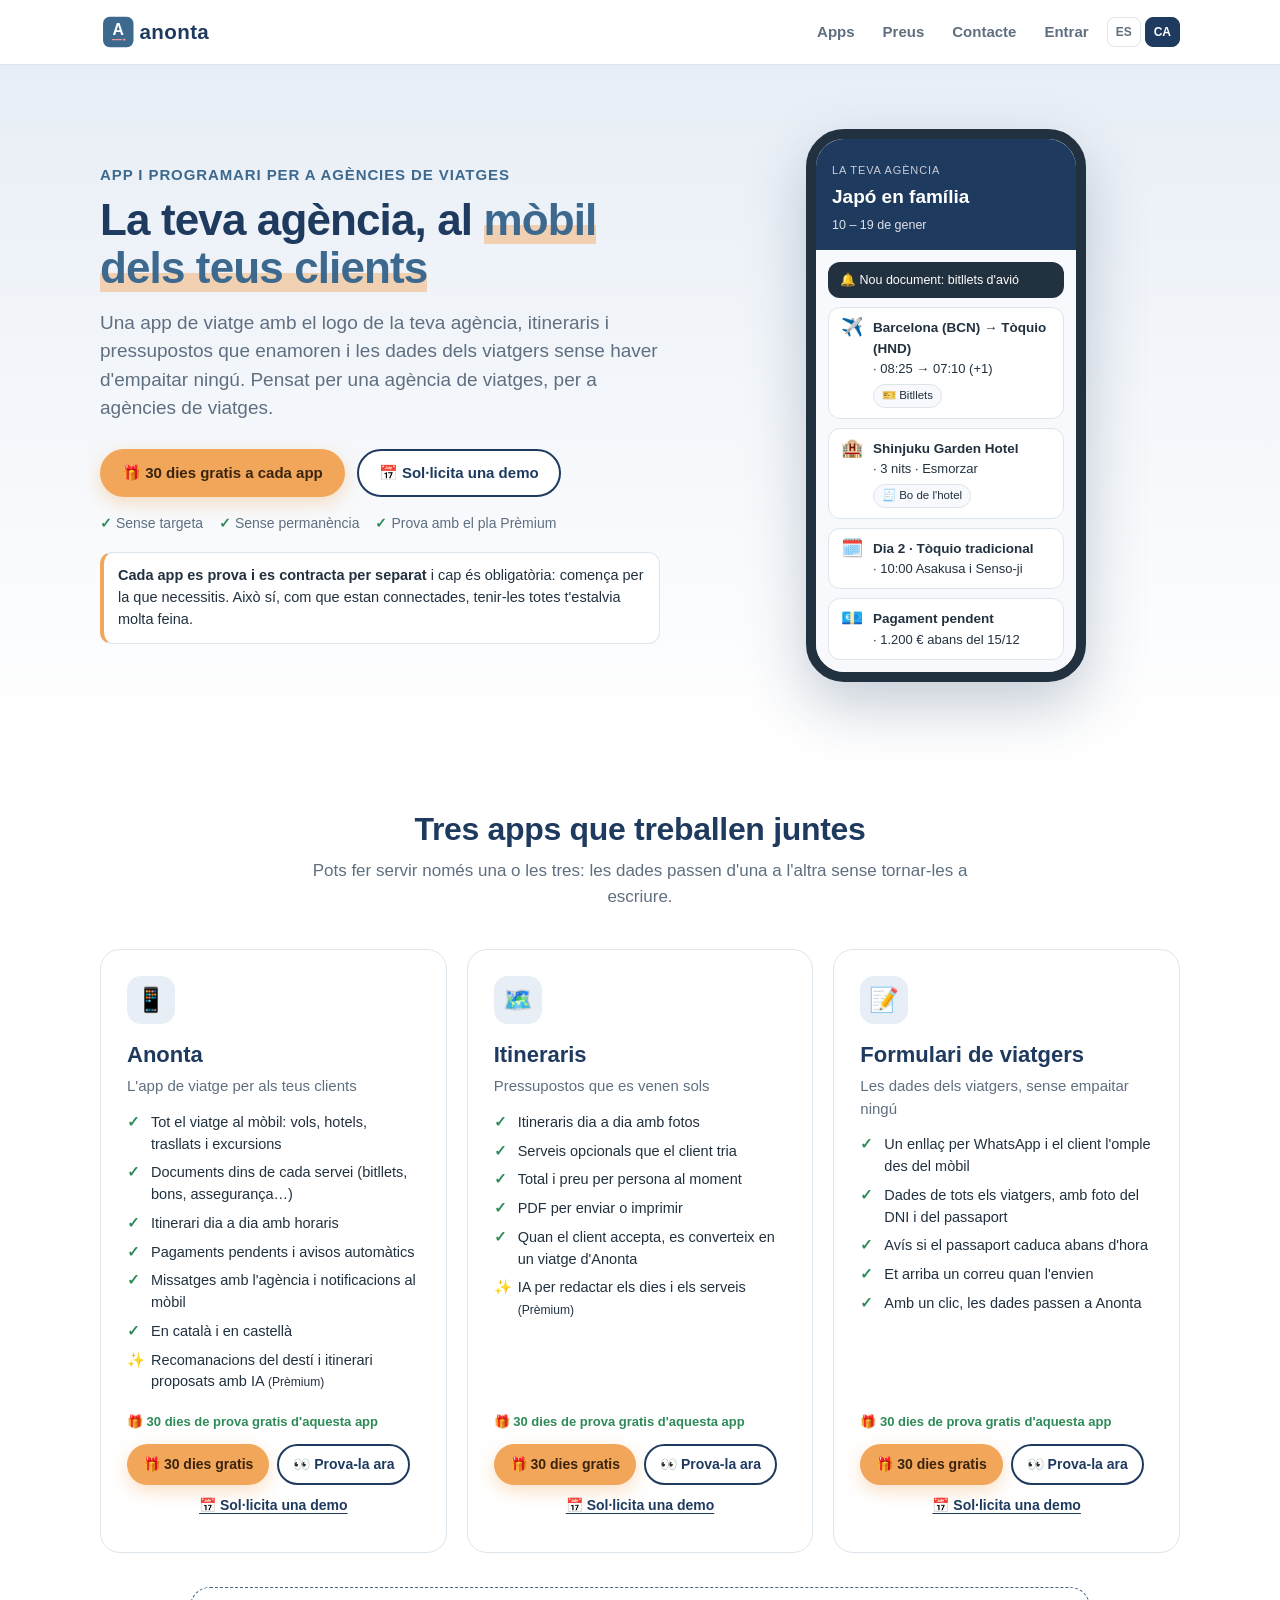
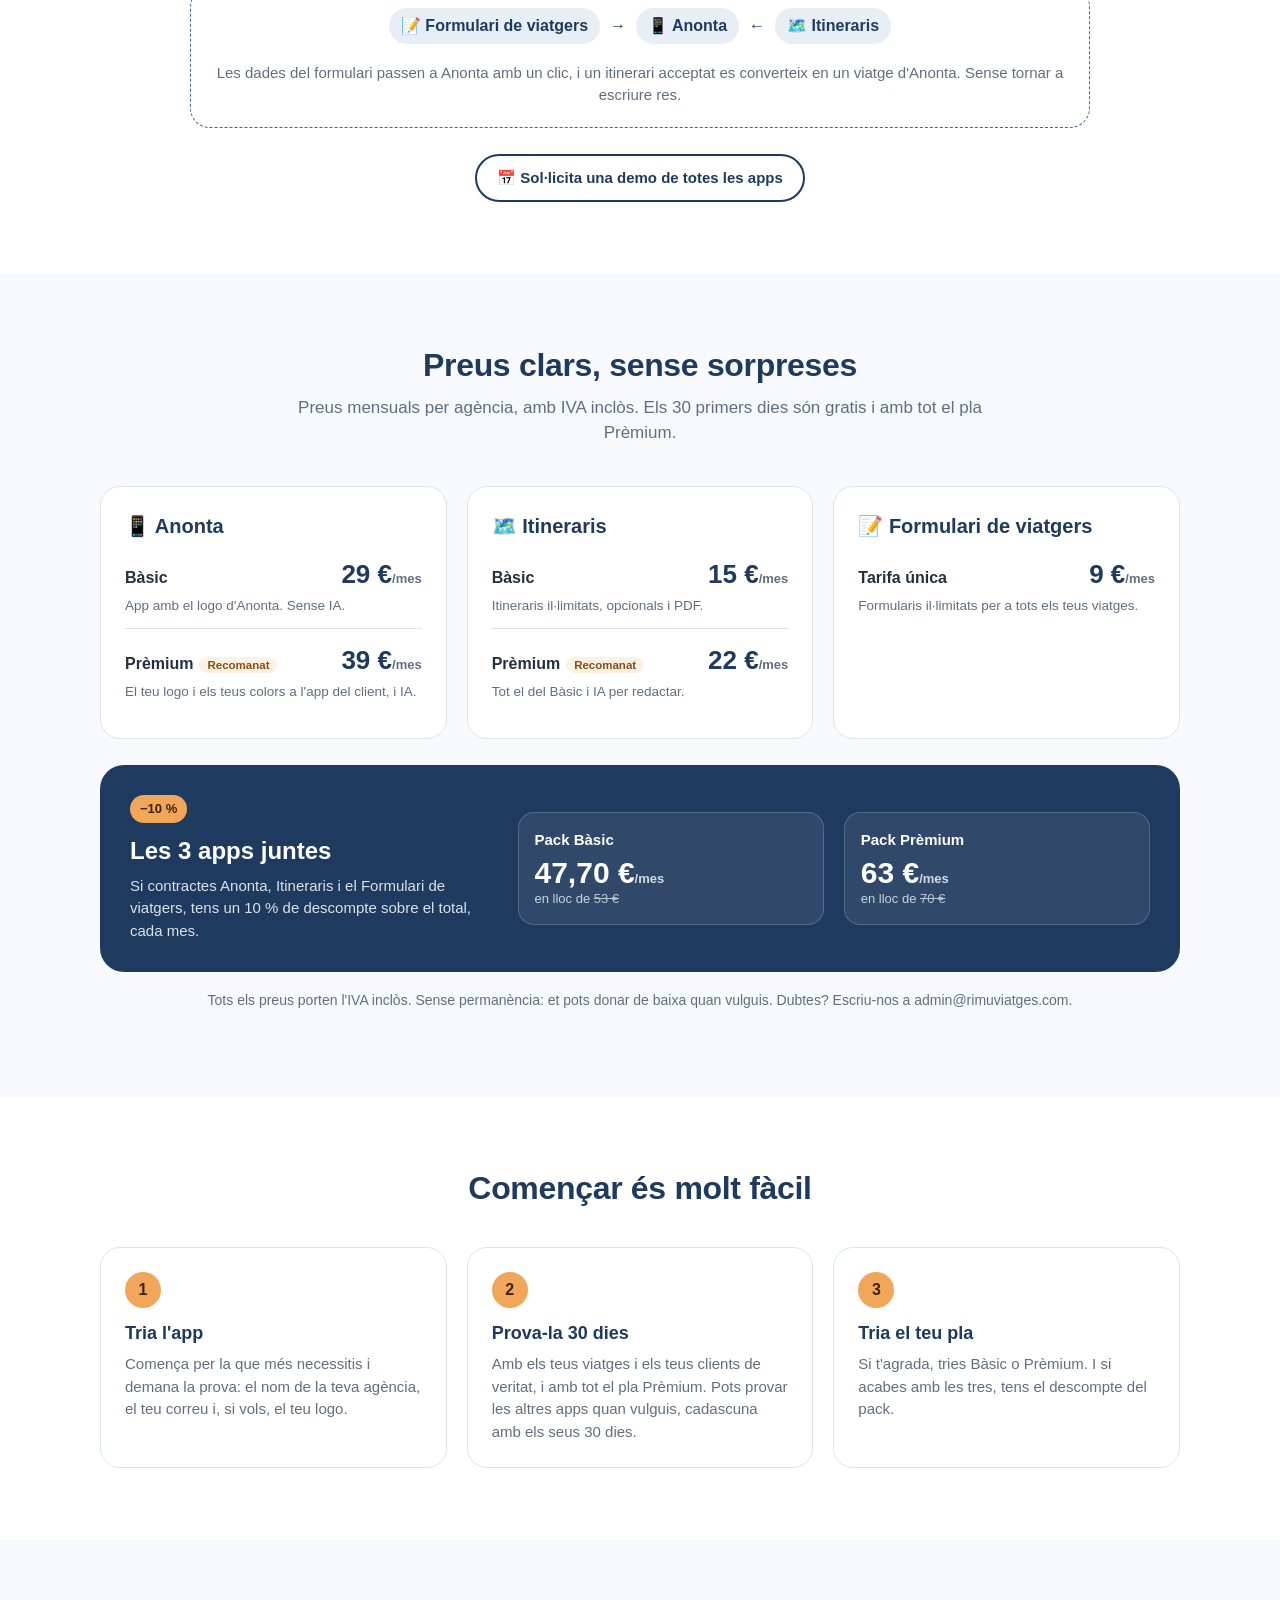
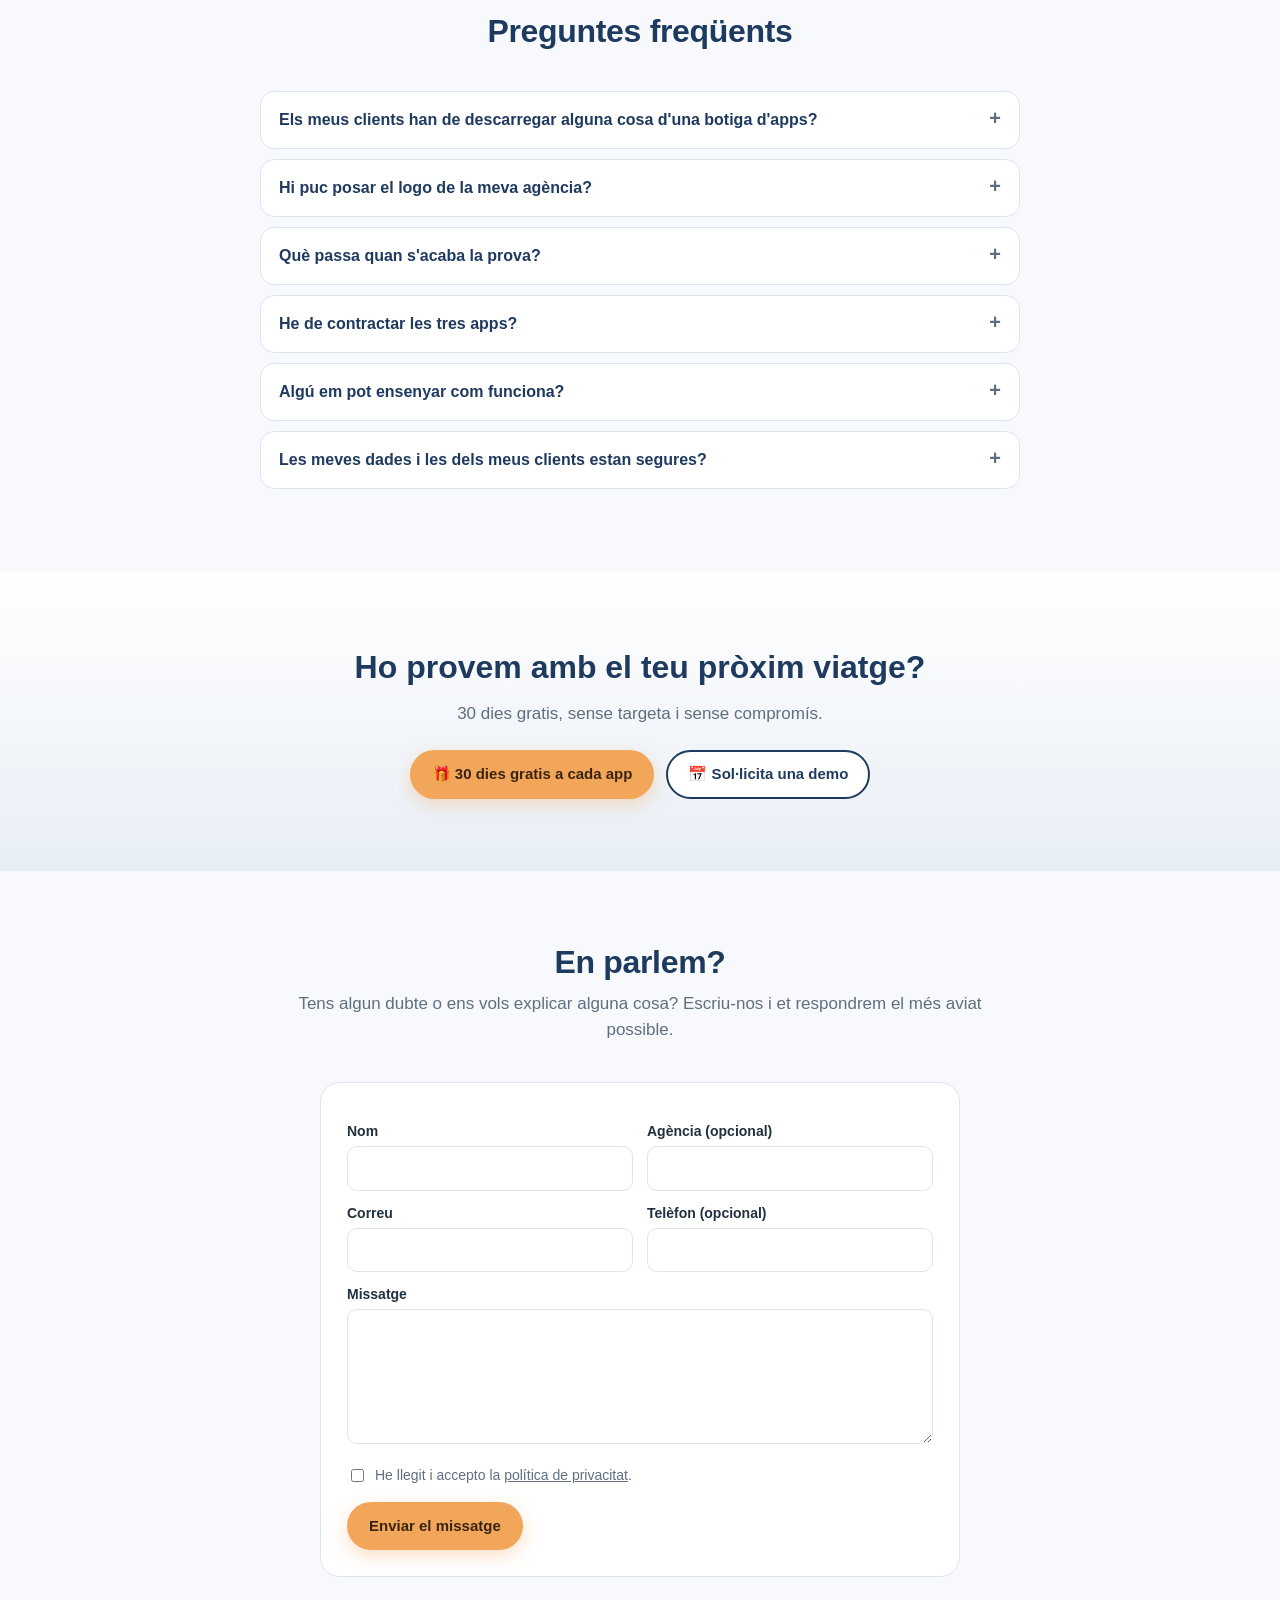
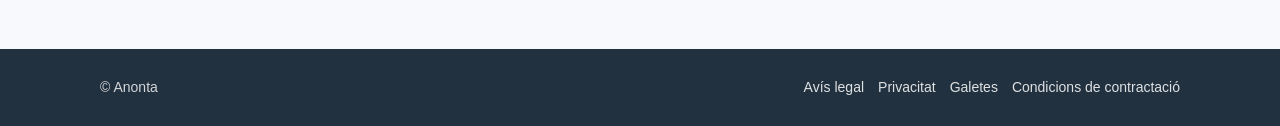
<file: ca/index.html>
<!DOCTYPE html>
<html lang="ca" data-idioma="ca">
<head>
<meta charset="utf-8">
<meta name="viewport" content="width=device-width,initial-scale=1">
<script>
  // Els enllaços dels formularis (anonta.es/?f=…) van al formulari del client
  if(new URLSearchParams(location.search).get("f")) location.replace("/formulari.html" + location.search);
  // A la portada en castellà, qui té el català triat (o el navegador en català) va a /ca/
  else if(!document.documentElement.dataset.idioma){ try{ const p = localStorage.getItem("anonta_web_idioma"); if(p === "ca" || (!p && /^ca\b/i.test(navigator.language))) location.replace("/ca/" + location.hash); }catch(e){} }
</script>
<!--SEO-->
<title>Anonta · App i programari per a agències de viatges: itineraris i dades de viatgers</title>
<meta name="description" content="App de viatge amb el logo de la teva agència, itineraris i pressupostos amb IA i formulari de dades de viatgers. Pensat per una agència de viatges. 30 dies gratis.">
<link rel="canonical" href="https://anonta.es/ca/">
<link rel="alternate" hreflang="es" href="https://anonta.es/">
<link rel="alternate" hreflang="ca" href="https://anonta.es/ca/">
<link rel="alternate" hreflang="x-default" href="https://anonta.es/">
<meta name="robots" content="index,follow,max-image-preview:large">
<meta property="og:type" content="website">
<meta property="og:site_name" content="Anonta">
<meta property="og:locale" content="ca_ES">
<meta property="og:url" content="https://anonta.es/ca/">
<meta property="og:title" content="Anonta · App i programari per a agències de viatges: itineraris i dades de viatgers">
<meta property="og:description" content="App de viatge amb el logo de la teva agència, itineraris i pressupostos amb IA i formulari de dades de viatgers. Pensat per una agència de viatges. 30 dies gratis.">
<meta property="og:image" content="https://ewcrlyoiyfcbzjsqaqzr.supabase.co/functions/v1/og-anonta?l=ca">
<meta property="og:image:width" content="1200"><meta property="og:image:height" content="630">
<meta name="twitter:card" content="summary_large_image">
<meta name="twitter:image" content="https://ewcrlyoiyfcbzjsqaqzr.supabase.co/functions/v1/og-anonta?l=ca">
<link rel="apple-touch-icon" href="https://ewcrlyoiyfcbzjsqaqzr.supabase.co/functions/v1/og-anonta?icona">
<script type="application/ld+json">[{"@context":"https://schema.org","@type":"Organization","@id":"https://anonta.es/#org","name":"Anonta","url":"https://anonta.es/","logo":"https://anonta.es/anonta/icona-anonta.svg","email":"admin@rimuviatges.com"},{"@context":"https://schema.org","@type":"WebSite","name":"Anonta","url":"https://anonta.es/ca/","inLanguage":"ca","publisher":{"@id":"https://anonta.es/#org"}},{"@context":"https://schema.org","@type":"SoftwareApplication","name":"Anonta","description":"L'app de viatge per als teus clients","applicationCategory":"BusinessApplication","operatingSystem":"Web, iOS, Android","url":"https://anonta.es/ca/#apps","inLanguage":"ca","publisher":{"@id":"https://anonta.es/#org"},"offers":[{"@type":"Offer","name":"Bàsic","price":29,"priceCurrency":"EUR","valueAddedTaxIncluded":true},{"@type":"Offer","name":"Prèmium","price":39,"priceCurrency":"EUR","valueAddedTaxIncluded":true}]},{"@context":"https://schema.org","@type":"SoftwareApplication","name":"Itineraris","description":"Pressupostos que es venen sols","applicationCategory":"BusinessApplication","operatingSystem":"Web, iOS, Android","url":"https://anonta.es/ca/#apps","inLanguage":"ca","publisher":{"@id":"https://anonta.es/#org"},"offers":[{"@type":"Offer","name":"Bàsic","price":15,"priceCurrency":"EUR","valueAddedTaxIncluded":true},{"@type":"Offer","name":"Prèmium","price":22,"priceCurrency":"EUR","valueAddedTaxIncluded":true}]},{"@context":"https://schema.org","@type":"SoftwareApplication","name":"Formulari de viatgers","description":"Les dades dels viatgers, sense empaitar ningú","applicationCategory":"BusinessApplication","operatingSystem":"Web, iOS, Android","url":"https://anonta.es/ca/#apps","inLanguage":"ca","publisher":{"@id":"https://anonta.es/#org"},"offers":[{"@type":"Offer","name":"Tarifa única","price":9,"priceCurrency":"EUR","valueAddedTaxIncluded":true}]},{"@context":"https://schema.org","@type":"FAQPage","inLanguage":"ca","mainEntity":[{"@type":"Question","name":"Els meus clients han de descarregar alguna cosa d'una botiga d'apps?","acceptedAnswer":{"@type":"Answer","text":"No. Els envies un enllaç, entren amb el seu correu i, si volen, l'afegeixen a la pantalla d'inici del mòbil com una app més. Funciona a iPhone i Android."}},{"@type":"Question","name":"Hi puc posar el logo de la meva agència?","acceptedAnswer":{"@type":"Answer","text":"Sí, amb el pla Prèmium l'app del client porta el teu logo i els teus colors. Amb el Bàsic, porta el logo d'Anonta."}},{"@type":"Question","name":"Què passa quan s'acaba la prova?","acceptedAnswer":{"@type":"Answer","text":"Res automàtic: no et demanem targeta. Si vols continuar, tries pla i seguim. Si no, no pagues res."}},{"@type":"Question","name":"He de contractar les tres apps?","acceptedAnswer":{"@type":"Answer","text":"No, cap és obligatòria. Cada app té la seva prova de 30 dies i es contracta per separat. Pots començar amb una i afegir-hi les altres des del teu panell, a «Les meves apps». Com que estan connectades, com més en facis servir, menys feina repetida."}},{"@type":"Question","name":"Algú em pot ensenyar com funciona?","acceptedAnswer":{"@type":"Answer","text":"Sí. Prem «Sol·licita una demo» i et fem una presentació de l'app que triïs o de totes."}},{"@type":"Question","name":"Les meves dades i les dels meus clients estan segures?","acceptedAnswer":{"@type":"Answer","text":"Cada agència només veu els seus viatges i cada client només veu els seus. Els documents s'obren amb enllaços temporals i privats."}}]}]</script>
<!--/SEO-->
<meta name="theme-color" content="#1F3A5F">
<link rel="icon" href="/anonta/icona-anonta.svg" type="image/svg+xml">
<script src="/config.js"></script>
<style>
  :root{--blau:#1F3A5F;--blau-mig:#3D698E;--blau-clar:#E8EEF6;--coral:#F2A65A;--coral-clar:#FDF1E4;--rosa:#E79893;--text:#22313F;--gris:#5F6F80;--linia:#DDE5EC;--fons:#F7F9FC}
  *{box-sizing:border-box}
  html{scroll-behavior:smooth}
  body{margin:0;font-family:-apple-system,BlinkMacSystemFont,"Segoe UI",Roboto,Helvetica,Arial,sans-serif;color:var(--text);background:#fff;line-height:1.5;font-size:16px}
  a{color:inherit}
  .amp{max-width:1120px;margin:0 auto;padding:0 20px}
  /* Capçalera */
  header{position:sticky;top:0;z-index:10;background:rgba(255,255,255,.92);backdrop-filter:blur(8px);border-bottom:1px solid var(--linia)}
  header .amp{display:flex;align-items:center;justify-content:space-between;height:64px;gap:12px}
  header .marca img{height:38px;display:block}
  header nav{display:flex;align-items:center;gap:8px}
  header nav a.enllac{font-size:15px;font-weight:600;text-decoration:none;color:var(--gris);padding:8px 10px}
  header nav a.enllac:hover{color:var(--blau)}
  .idiomes{display:flex;gap:4px}
  .idiomes button{font:inherit;font-size:12px;font-weight:700;border:1px solid var(--linia);background:#fff;border-radius:8px;padding:5px 8px;cursor:pointer;color:var(--gris)}
  .idiomes button.actiu{background:var(--blau);border-color:var(--blau);color:#fff}
  .boto{display:inline-flex;align-items:center;justify-content:center;gap:8px;font:inherit;font-weight:700;font-size:15px;border-radius:999px;padding:11px 20px;text-decoration:none;border:2px solid transparent;cursor:pointer;white-space:nowrap}
  .boto.prim{background:var(--coral);color:#3A2410;box-shadow:0 6px 18px rgba(242,166,90,.35)}
  .boto.prim:hover{filter:brightness(.96)}
  .boto.sec{background:#fff;color:var(--blau);border-color:var(--blau)}
  .boto.sec:hover{background:var(--blau-clar)}
  .boto.petit{font-size:14px;padding:8px 14px}
  /* Portada */
  .hero{background:linear-gradient(180deg,var(--blau-clar),#fff);padding:64px 0 56px}
  .hero .amp{display:grid;grid-template-columns:1.1fr .9fr;gap:40px;align-items:center}
  .hero h1{font-size:44px;line-height:1.1;margin:0 0 16px;color:var(--blau);letter-spacing:-.02em}
  .hero h1 em{font-style:normal;color:var(--blau-mig);background:linear-gradient(transparent 62%,rgba(242,166,90,.45) 62%)}
  .hero h1 .kicker{display:block;font-size:15px;font-weight:700;letter-spacing:.06em;text-transform:uppercase;color:var(--blau-mig);margin-bottom:12px}
  .hero p.sub{font-size:19px;color:var(--gris);margin:0 0 26px;max-width:560px}
  .hero .crides{display:flex;gap:12px;flex-wrap:wrap}
  .hero .garanties{margin-top:16px;font-size:14px;color:var(--gris);display:flex;gap:16px;flex-wrap:wrap}
  .hero .garanties span::before{content:"✓ ";color:#2E8B57;font-weight:800}
  .mobil{width:280px;margin:0 auto;border:10px solid #22313F;border-radius:38px;background:#fff;box-shadow:0 24px 60px rgba(31,58,95,.25);overflow:hidden}
  .mobil .bar{background:var(--blau);color:#fff;padding:18px 16px 14px}
  .mobil .bar small{opacity:.75;font-size:11px;letter-spacing:.08em;text-transform:uppercase}
  .mobil .bar b{display:block;font-size:19px;margin-top:2px}
  .mobil .bar span{font-size:12.5px;opacity:.85}
  .mobil .cos{padding:12px;background:var(--fons);display:flex;flex-direction:column;gap:9px}
  .mobil .it{background:#fff;border:1px solid var(--linia);border-radius:12px;padding:10px 12px;font-size:13px;display:flex;gap:10px;align-items:flex-start}
  .mobil .it .ic{font-size:18px;line-height:1}
  .mobil .it b{display:block;font-size:13.5px}
  .mobil .it .xip{display:inline-block;margin-top:6px;font-size:11.5px;border:1px solid var(--linia);border-radius:999px;padding:2px 8px;background:var(--fons)}
  .mobil .noti{background:#22313F;color:#fff;border-radius:12px;padding:9px 12px;font-size:12.5px}
  /* Seccions */
  section.blo{padding:72px 0}
  section.blo.gris{background:var(--fons)}
  .titol-sec{text-align:center;max-width:720px;margin:0 auto 40px}
  .titol-sec h2{font-size:32px;line-height:1.2;color:var(--blau);margin:0 0 10px;letter-spacing:-.01em}
  .titol-sec p{color:var(--gris);font-size:17px;margin:0}
  .apps{display:grid;grid-template-columns:repeat(3,1fr);gap:20px}
  .app{background:#fff;border:1px solid var(--linia);border-radius:20px;padding:26px;display:flex;flex-direction:column}
  .app .ico{width:48px;height:48px;border-radius:14px;display:flex;align-items:center;justify-content:center;font-size:24px;background:var(--blau-clar);margin-bottom:14px}
  .app h3{margin:0 0 4px;font-size:22px;color:var(--blau)}
  .app .lema{color:var(--gris);margin:0 0 14px;font-size:15px}
  .app ul{list-style:none;padding:0;margin:0 0 18px;font-size:14.5px;flex:1}
  .app li{padding-left:24px;position:relative;margin-bottom:7px}
  .app li::before{content:"✓";position:absolute;left:0;color:#2E8B57;font-weight:800}
  .app li.ia::before{content:"✨"}
  .app .accions{display:flex;gap:8px;flex-wrap:wrap}
  /* Preus */
  .taula-preus{display:grid;grid-template-columns:repeat(3,1fr);gap:20px}
  .preu{background:#fff;border:1px solid var(--linia);border-radius:20px;padding:24px}
  .preu h3{margin:0 0 14px;font-size:20px;color:var(--blau);display:flex;align-items:center;gap:8px}
  .pla{border-top:1px solid var(--linia);padding:12px 0}
  .pla:first-of-type{border-top:0;padding-top:0}
  .pla .nom{font-weight:700;display:flex;justify-content:space-between;align-items:baseline;gap:8px}
  .pla .imp{font-size:26px;font-weight:800;color:var(--blau);white-space:nowrap}
  .pla .imp small{font-size:13px;font-weight:600;color:var(--gris)}
  .pla .det{font-size:13.5px;color:var(--gris);margin-top:2px}
  .pla.prem .nom span.et{background:var(--coral-clar);color:#8A4B12;font-size:11.5px;font-weight:700;border-radius:999px;padding:2px 8px;margin-left:6px}
  .pack{margin-top:26px;background:var(--blau);color:#fff;border-radius:24px;padding:30px;display:grid;grid-template-columns:1.2fr 1fr 1fr;gap:20px;align-items:center}
  .pack h3{margin:0 0 6px;font-size:24px}
  .pack p{margin:0;opacity:.85;font-size:15px}
  .pack .opc{background:rgba(255,255,255,.08);border:1px solid rgba(255,255,255,.18);border-radius:16px;padding:16px}
  .pack .opc .nom{font-weight:700;font-size:15px}
  .pack .opc .imp{font-size:30px;font-weight:800;line-height:1.1;margin-top:4px}
  .pack .opc .imp small{font-size:13px;font-weight:600;opacity:.8}
  .pack .opc .abans{font-size:13px;opacity:.75}
  .pack .opc .abans s{opacity:.9}
  .pack .badge{display:inline-block;background:var(--coral);color:#3A2410;font-weight:800;font-size:13px;border-radius:999px;padding:4px 10px;margin-bottom:10px}
  .nota-hero{margin:18px 0 0;max-width:560px;background:#fff;border:1px solid var(--linia);border-left:4px solid var(--coral);border-radius:12px;padding:12px 14px;font-size:14.5px;color:var(--text)}
  .connexio{margin:34px auto 0;max-width:900px;background:#fff;border:1px dashed var(--blau-mig);border-radius:20px;padding:20px 22px;display:flex;gap:18px;align-items:center;flex-wrap:wrap;justify-content:center;text-align:center}
  .connexio .flux{display:flex;gap:10px;align-items:center;flex-wrap:wrap;justify-content:center;font-weight:700;color:var(--blau)}
  .connexio .flux span.n{background:var(--blau-clar);border-radius:999px;padding:6px 12px}
  .connexio p{margin:0;color:var(--gris);font-size:15px;flex-basis:100%}
  .app .prova30{font-size:13px;color:#2E8B57;font-weight:700;margin:-6px 0 12px}
  .boto.terc{background:none;color:var(--blau);padding:8px 4px;font-size:14px;text-decoration:underline;text-underline-offset:3px}
  .demo-tot{text-align:center;margin-top:26px}
  .nota-preus{text-align:center;color:var(--gris);font-size:14px;margin-top:18px}
  /* Passos */
  .passos{display:grid;grid-template-columns:repeat(3,1fr);gap:20px;counter-reset:p}
  .pas{background:#fff;border:1px solid var(--linia);border-radius:20px;padding:24px;position:relative}
  .pas::before{counter-increment:p;content:counter(p);display:flex;width:36px;height:36px;border-radius:50%;background:var(--coral);color:#3A2410;font-weight:800;align-items:center;justify-content:center;margin-bottom:12px}
  .pas h3{margin:0 0 6px;color:var(--blau);font-size:18px}
  .pas p{margin:0;color:var(--gris);font-size:15px}
  /* Preguntes */
  .faq{max-width:760px;margin:0 auto}
  .faq details{background:#fff;border:1px solid var(--linia);border-radius:14px;padding:16px 18px;margin-bottom:10px}
  .faq summary{font-weight:700;cursor:pointer;color:var(--blau);list-style:none;display:flex;justify-content:space-between;gap:10px}
  .faq summary::after{content:"+";font-size:20px;line-height:1;color:var(--gris)}
  .faq details[open] summary::after{content:"–"}
  .faq details p{margin:10px 0 0;color:var(--gris);font-size:15px}
  /* Final */
  .final{text-align:center;padding:72px 0;background:linear-gradient(180deg,#fff,var(--blau-clar))}
  .final h2{font-size:32px;color:var(--blau);margin:0 0 10px}
  .final p{color:var(--gris);margin:0 0 24px;font-size:17px}
  .contacte{max-width:640px;margin:0 auto;background:#fff;border:1px solid var(--linia);border-radius:20px;padding:26px}
  .contacte label.c{display:block;font-weight:600;font-size:14px;margin:12px 0 4px}
  .contacte input[type=text],.contacte input[type=email],.contacte input[type=tel],.contacte textarea{width:100%;font:inherit;font-size:15px;border:1px solid var(--linia);border-radius:10px;padding:10px 12px;background:#fff}
  .contacte .dos{display:grid;grid-template-columns:1fr 1fr;gap:0 14px}
  .contacte .acc{display:flex;gap:8px;align-items:flex-start;font-size:14px;margin-top:14px;color:var(--gris)}
  .contacte .acc input{margin-top:4px}
  .contacte .err{color:#B3261E;font-size:14px;margin-top:10px}
  .contacte .ok{background:#E9F6EE;color:#1E6B3E;border-radius:12px;padding:14px;font-size:15px}
  footer .legal{display:flex;gap:14px;flex-wrap:wrap}
  footer .legal a{color:rgba(255,255,255,.85);text-decoration:none}
  footer .legal a:hover{text-decoration:underline}
  @media (max-width:560px){ .contacte .dos{grid-template-columns:1fr} }
  footer{background:#22313F;color:rgba(255,255,255,.8);font-size:14px;padding:28px 0}
  footer .amp{display:flex;justify-content:space-between;gap:16px;flex-wrap:wrap}
  footer a{color:#fff}
  @media (max-width:900px){
    .hero .amp{grid-template-columns:1fr}
    .hero h1{font-size:34px}
    .apps,.taula-preus,.passos{grid-template-columns:1fr}
    .pack{grid-template-columns:1fr}
    header nav a.enllac.amaga{display:none}
  }
  @media (max-width:420px){
    header nav a.enllac.amaga{display:none}
    .hero{padding:40px 0}
    .hero h1{font-size:30px}
    section.blo{padding:52px 0}
    .titol-sec h2{font-size:26px}
  }
</style>
</head>
<body>
<header>
  <div class="amp">
    <a class="marca" href="./"><img src="/anonta/logo-anonta.svg" alt="Anonta"></a>
    <nav>
      <a class="enllac amaga" href="#apps" data-t="navApps">Apps</a>
      <a class="enllac amaga" href="#preus" data-t="navPreus">Preus</a>
      <a class="enllac amaga" href="#contacte" data-t="navContacte">Contacte</a>
      <a class="enllac" href="/anonta/admin.html" data-t="entrar" data-gc="entrar">Entrar</a>
      <div class="idiomes"><button type="button" data-l="es" class="">ES</button><button type="button" data-l="ca" class="actiu">CA</button></div>
    </nav>
  </div>
</header>

<section class="hero">
  <div class="amp">
    <div>
      <h1 data-t="heroTitol" data-html=""><span class="kicker">App i programari per a agències de viatges</span>La teva agència, al <em>mòbil dels teus clients</em></h1>
      <p class="sub" data-t="heroSub">Una app de viatge amb el logo de la teva agència, itineraris i pressupostos que enamoren i les dades dels viatgers sense haver d'empaitar ningú. Pensat per una agència de viatges, per a agències de viatges.</p>
      <div class="crides">
        <a class="boto prim" href="#apps" data-t="provaGratis" data-gc="prova-portada">🎁 30 dies gratis a cada app</a>
        <button class="boto sec" type="button" data-demo="totes" data-t="demanaDemo">📅 Sol·licita una demo</button>
      </div>
      <div class="garanties"><span data-t="g1">Sense targeta</span><span data-t="g2">Sense permanència</span><span data-t="g3">Prova amb el pla Prèmium</span></div>
      <p class="nota-hero" data-t="notaHero" data-html=""><b>Cada app es prova i es contracta per separat</b> i cap és obligatòria: comença per la que necessitis. Això sí, com que estan connectades, tenir-les totes t'estalvia molta feina.</p>
    </div>
    <div class="mobil" aria-hidden="true">
      <div class="bar"><small data-t="mAg">La teva agència</small><b data-t="mViatge">Japó en família</b><span data-t="mDates">10 – 19 de gener</span></div>
      <div class="cos">
        <div class="noti" data-t="mNoti">🔔 Nou document: bitllets d'avió</div>
        <div class="it"><span class="ic">✈️</span><div><b data-t="mRuta">Barcelona (BCN) → Tòquio (HND)</b><span data-t="mVol"> · 08:25 → 07:10 (+1)</span><br><span class="xip" data-t="mBitllet">🎫 Bitllets</span></div></div>
        <div class="it"><span class="ic">🏨</span><div><b>Shinjuku Garden Hotel</b><span data-t="mHotel"> · 3 nits · Esmorzar</span><br><span class="xip" data-t="mBo">🧾 Bo de l'hotel</span></div></div>
        <div class="it"><span class="ic">🗓️</span><div><b data-t="mDia">Dia 2 · Tòquio tradicional</b><span data-t="mDiaTxt"> · 10:00 Asakusa i Senso-ji</span></div></div>
        <div class="it"><span class="ic">💶</span><div><b data-t="mPag">Pagament pendent</b><span data-t="mPagTxt"> · 1.200 € abans del 15/12</span></div></div>
      </div>
    </div>
  </div>
</section>

<section class="blo" id="apps">
  <div class="amp">
    <div class="titol-sec"><h2 data-t="appsTitol">Tres apps que treballen juntes</h2><p data-t="appsSub">Pots fer servir només una o les tres: les dades passen d'una a l'altra sense tornar-les a escriure.</p></div>
    <div class="apps" id="llistaApps">
      <div class="app"><div class="ico">📱</div><h3>Anonta</h3><p class="lema">L'app de viatge per als teus clients</p>
        <ul><li>Tot el viatge al mòbil: vols, hotels, trasllats i excursions</li><li>Documents dins de cada servei (bitllets, bons, assegurança…)</li><li>Itinerari dia a dia amb horaris</li><li>Pagaments pendents i avisos automàtics</li><li>Missatges amb l'agència i notificacions al mòbil</li><li>En català i en castellà</li><li class="ia">Recomanacions del destí i itinerari proposats amb IA <small>(Prèmium)</small></li></ul>
        <p class="prova30">🎁 30 dies de prova gratis d'aquesta app</p>
        <div class="accions"><a class="boto prim petit" href="/anonta/demo.html?web#prova" data-gc="prova-anonta">🎁 30 dies gratis</a><a class="boto sec petit" href="/anonta/demo.html?web" data-gc="demo-propia-anonta">👀 Prova-la ara</a></div>
        <button class="boto terc" type="button" data-demo="anonta">📅 Sol·licita una demo</button></div>
      <div class="app"><div class="ico">🗺️</div><h3>Itineraris</h3><p class="lema">Pressupostos que es venen sols</p>
        <ul><li>Itineraris dia a dia amb fotos</li><li>Serveis opcionals que el client tria</li><li>Total i preu per persona al moment</li><li>PDF per enviar o imprimir</li><li>Quan el client accepta, es converteix en un viatge d'Anonta</li><li class="ia">IA per redactar els dies i els serveis <small>(Prèmium)</small></li></ul>
        <p class="prova30">🎁 30 dies de prova gratis d'aquesta app</p>
        <div class="accions"><a class="boto prim petit" href="/itineraris/admin.html?demo&amp;prova&amp;web" data-gc="prova-itineraris">🎁 30 dies gratis</a><a class="boto sec petit" href="/itineraris/admin.html?demo&amp;web" data-gc="demo-propia-itineraris">👀 Prova-la ara</a></div>
        <button class="boto terc" type="button" data-demo="itineraris">📅 Sol·licita una demo</button></div>
      <div class="app"><div class="ico">📝</div><h3>Formulari de viatgers</h3><p class="lema">Les dades dels viatgers, sense empaitar ningú</p>
        <ul><li>Un enllaç per WhatsApp i el client l'omple des del mòbil</li><li>Dades de tots els viatgers, amb foto del DNI i del passaport</li><li>Avís si el passaport caduca abans d'hora</li><li>Et arriba un correu quan l'envien</li><li>Amb un clic, les dades passen a Anonta</li></ul>
        <p class="prova30">🎁 30 dies de prova gratis d'aquesta app</p>
        <div class="accions"><a class="boto prim petit" href="/demo.html?web" data-gc="prova-formularis">🎁 30 dies gratis</a><a class="boto sec petit" href="/demo.html?web" data-gc="demo-propia-formularis">👀 Prova-la ara</a></div>
        <button class="boto terc" type="button" data-demo="formularis">📅 Sol·licita una demo</button></div></div>
    <div class="connexio"><div class="flux"><span class="n">📝 <span data-t="a3">Formulari de viatgers</span></span> → <span class="n">📱 Anonta</span> ← <span class="n">🗺️ <span data-t="a2">Itineraris</span></span></div><p data-t="connexio">Les dades del formulari passen a Anonta amb un clic, i un itinerari acceptat es converteix en un viatge d'Anonta. Sense tornar a escriure res.</p></div>
    <div class="demo-tot"><button class="boto sec" type="button" data-demo="totes" data-t="demoTotes">📅 Sol·licita una demo de totes les apps</button></div>
  </div>
</section>

<section class="blo gris" id="preus">
  <div class="amp">
    <div class="titol-sec"><h2 data-t="preusTitol">Preus clars, sense sorpreses</h2><p data-t="preusSub">Preus mensuals per agència, amb IVA inclòs. Els 30 primers dies són gratis i amb tot el pla Prèmium.</p></div>
    <div class="taula-preus" id="taulaPreus">
      <div class="preu"><h3>📱 Anonta</h3><div class="pla"><div class="nom"><span>Bàsic</span>
      <span class="imp">29 €<small>/mes</small></span></div><div class="det">App amb el logo d'Anonta. Sense IA.</div></div><div class="pla prem"><div class="nom"><span>Prèmium<span class="et">Recomanat</span></span>
      <span class="imp">39 €<small>/mes</small></span></div><div class="det">El teu logo i els teus colors a l'app del client, i IA.</div></div></div>
      <div class="preu"><h3>🗺️ Itineraris</h3><div class="pla"><div class="nom"><span>Bàsic</span>
      <span class="imp">15 €<small>/mes</small></span></div><div class="det">Itineraris il·limitats, opcionals i PDF.</div></div><div class="pla prem"><div class="nom"><span>Prèmium<span class="et">Recomanat</span></span>
      <span class="imp">22 €<small>/mes</small></span></div><div class="det">Tot el del Bàsic i IA per redactar.</div></div></div>
      <div class="preu"><h3>📝 Formulari de viatgers</h3><div class="pla"><div class="nom"><span>Tarifa única</span>
      <span class="imp">9 €<small>/mes</small></span></div><div class="det">Formularis il·limitats per a tots els teus viatges.</div></div></div></div>
    <div class="pack" id="pack">
      <div><span class="badge">−10 %</span><h3>Les 3 apps juntes</h3><p>Si contractes Anonta, Itineraris i el Formulari de viatgers, tens un 10 % de descompte sobre el total, cada mes.</p></div>
      <div class="opc"><div class="nom">Pack Bàsic</div><div class="imp">47,70 €<small>/mes</small></div><div class="abans">en lloc de <s>53 €</s></div></div>
      <div class="opc"><div class="nom">Pack Prèmium</div><div class="imp">63 €<small>/mes</small></div><div class="abans">en lloc de <s>70 €</s></div></div></div>
    <p class="nota-preus" data-t="notaPreus">Tots els preus porten l'IVA inclòs. Sense permanència: et pots donar de baixa quan vulguis. Dubtes? Escriu-nos a admin@rimuviatges.com.</p>
  </div>
</section>

<section class="blo">
  <div class="amp">
    <div class="titol-sec"><h2 data-t="passosTitol">Començar és molt fàcil</h2></div>
    <div class="passos">
      <div class="pas"><h3 data-t="p1">Tria l'app</h3><p data-t="p1t">Comença per la que més necessitis i demana la prova: el nom de la teva agència, el teu correu i, si vols, el teu logo.</p></div>
      <div class="pas"><h3 data-t="p2">Prova-la 30 dies</h3><p data-t="p2t">Amb els teus viatges i els teus clients de veritat, i amb tot el pla Prèmium. Pots provar les altres apps quan vulguis, cadascuna amb els seus 30 dies.</p></div>
      <div class="pas"><h3 data-t="p3">Tria el teu pla</h3><p data-t="p3t">Si t'agrada, tries Bàsic o Prèmium. I si acabes amb les tres, tens el descompte del pack.</p></div>
    </div>
  </div>
</section>

<section class="blo gris">
  <div class="amp">
    <div class="titol-sec"><h2 data-t="faqTitol">Preguntes freqüents</h2></div>
    <div class="faq" id="faq"><details><summary>Els meus clients han de descarregar alguna cosa d'una botiga d'apps?</summary><p>No. Els envies un enllaç, entren amb el seu correu i, si volen, l'afegeixen a la pantalla d'inici del mòbil com una app més. Funciona a iPhone i Android.</p></details><details><summary>Hi puc posar el logo de la meva agència?</summary><p>Sí, amb el pla Prèmium l'app del client porta el teu logo i els teus colors. Amb el Bàsic, porta el logo d'Anonta.</p></details><details><summary>Què passa quan s'acaba la prova?</summary><p>Res automàtic: no et demanem targeta. Si vols continuar, tries pla i seguim. Si no, no pagues res.</p></details><details><summary>He de contractar les tres apps?</summary><p>No, cap és obligatòria. Cada app té la seva prova de 30 dies i es contracta per separat. Pots començar amb una i afegir-hi les altres des del teu panell, a «Les meves apps». Com que estan connectades, com més en facis servir, menys feina repetida.</p></details><details><summary>Algú em pot ensenyar com funciona?</summary><p>Sí. Prem «Sol·licita una demo» i et fem una presentació de l'app que triïs o de totes.</p></details><details><summary>Les meves dades i les dels meus clients estan segures?</summary><p>Cada agència només veu els seus viatges i cada client només veu els seus. Els documents s'obren amb enllaços temporals i privats.</p></details></div>
  </div>
</section>

<section class="final">
  <div class="amp">
    <h2 data-t="finalTitol">Ho provem amb el teu pròxim viatge?</h2>
    <p data-t="finalSub">30 dies gratis, sense targeta i sense compromís.</p>
    <div style="display:flex;gap:12px;justify-content:center;flex-wrap:wrap"><a class="boto prim" href="#apps" data-t="provaGratis">🎁 30 dies gratis a cada app</a><button class="boto sec" type="button" data-demo="totes" data-t="demanaDemo">📅 Sol·licita una demo</button></div>
  </div>
</section>

<section class="blo gris" id="contacte">
  <div class="amp">
    <div class="titol-sec"><h2 data-t="contTitol">En parlem?</h2><p data-t="contSub">Tens algun dubte o ens vols explicar alguna cosa? Escriu-nos i et respondrem el més aviat possible.</p></div>
    <form class="contacte" id="fContacte" novalidate="">
      <div class="dos">
        <div><label class="c" for="cNom" data-t="cNom">Nom</label><input type="text" id="cNom" autocomplete="name" maxlength="120"></div>
        <div><label class="c" for="cAg" data-t="cAg">Agència (opcional)</label><input type="text" id="cAg" autocomplete="organization" maxlength="160"></div>
        <div><label class="c" for="cCorreu" data-t="cCorreu">Correu</label><input type="email" id="cCorreu" autocomplete="email" maxlength="200"></div>
        <div><label class="c" for="cTel" data-t="cTel">Telèfon (opcional)</label><input type="tel" id="cTel" autocomplete="tel" maxlength="40"></div>
      </div>
      <label class="c" for="cMiss" data-t="cMiss">Missatge</label><textarea id="cMiss" rows="5" maxlength="4000"></textarea>
      <label class="acc"><input type="checkbox" id="cAcc"> <span data-t="cAcc" data-html="">He llegit i accepto la <a href="/legal.html#privacidad" target="_blank">política de privacitat</a>.</span></label>
      <div class="err" id="cErr" hidden=""></div>
      <div style="margin-top:16px"><button class="boto prim" type="submit" id="cEnvia" data-t="cEnvia">Enviar el missatge</button></div>
    </form>
  </div>
</section>

<footer>
  <div class="amp">
    <div data-t="peu" data-html="">© Anonta</div>
    <div class="legal"><a href="/legal.html#aviso-legal" data-t="lAvis">Avís legal</a><a href="/legal.html#privacidad" data-t="lPriv">Privacitat</a><a href="/legal.html#cookies" data-t="lCookies">Galetes</a><a href="/legal.html#condiciones" data-t="lCond">Condicions de contractació</a></div>
  </div>
</footer>

<script>
(function(){
  const W = TARIFES.web, D = TARIFES.descomptePack;
  const eur = n => (Math.round(n * 100) / 100).toLocaleString(LANG === "ca" ? "ca-ES" : "es-ES", { minimumFractionDigits: Number.isInteger(n) ? 0 : 2, maximumFractionDigits: 2 }) + " €";
  const sumaB = W.anonta.basic + W.itineraris.basic + W.formularis;
  const sumaP = W.anonta.premium + W.itineraris.premium + W.formularis;
  const packB = sumaB * (1 - D / 100), packP = sumaP * (1 - D / 100);
  // Cada idioma té la seva adreça: anonta.es (castellà) i anonta.es/ca/ (català)
  const LANG = document.documentElement.dataset.idioma === "ca" ? "ca" : "es";

  const T = {
    es: {
      navApps: "Apps", navPreus: "Precios", entrar: "Entrar",
      heroTitol: "<span class=\"kicker\">App y software para agencias de viajes</span>Tu agencia, en el <em>móvil de tus clientes</em>",
      heroSub: "Una app de viaje con el logo de tu agencia, itinerarios y presupuestos que enamoran y los datos de los viajeros sin perseguir a nadie. Pensado por una agencia de viajes, para agencias de viajes.",
      provaGratis: "🎁 30 días gratis en cada app", demanaDemo: "📅 Solicita una demo",
      g1: "Sin tarjeta", g2: "Sin permanencia", g3: "Prueba con el plan Prémium",
      notaHero: "<b>Cada app se prueba y se contrata por separado</b> y ninguna es obligatoria: empieza por la que necesites. Eso sí, como están conectadas, tenerlas todas te ahorra mucho trabajo.",
      mAg: "Tu agencia", mViatge: "Japón en familia", mDates: "10 – 19 de enero",
      mNoti: "🔔 Nuevo documento: billetes de avión", mRuta: "Barcelona (BCN) → Tokio (HND)", mVol: " · 08:25 → 07:10 (+1)", mBitllet: "🎫 Billetes", mHotel: " · 3 noches · Desayuno", mBo: "🧾 Bono del hotel",
      mDia: "Día 2 · Tokio tradicional", mDiaTxt: " · 10:00 Asakusa y Senso-ji", mPag: "Pago pendiente", mPagTxt: " · 1.200 € antes del 15/12",
      appsTitol: "Tres apps que trabajan juntas", appsSub: "Puedes usar solo una o las tres: los datos pasan de una a otra sin volver a escribirlos.",
      ver: "Pruébala ahora", provar: "30 días gratis", demoApp: "📅 Solicita una demo", prova30: "🎁 30 días de prueba gratis de esta app",
      connexio: "Los datos del formulario pasan a Anonta con un clic, y un itinerario aceptado se convierte en un viaje de Anonta. Sin volver a escribir nada.",
      demoTotes: "📅 Solicita una demo de todas las apps",
      a1: "Anonta", a1l: "La app de viaje para tus clientes",
      a1f: ["Todo el viaje en el móvil: vuelos, hoteles, traslados y excursiones", "Documentos dentro de cada servicio (billetes, bonos, seguro…)", "Itinerario día a día con horarios", "Pagos pendientes y avisos automáticos", "Mensajes con la agencia y notificaciones en el móvil", "En catalán y en castellano"],
      a1ia: ["Recomendaciones del destino e itinerario propuestos con IA"],
      a2: "Itinerarios", a2l: "Presupuestos que se venden solos",
      a2f: ["Itinerarios día a día con fotos", "Servicios opcionales que el cliente elige", "Total y precio por persona al momento", "PDF para enviar o imprimir", "Cuando el cliente acepta, se convierte en un viaje de Anonta"],
      a2ia: ["IA para redactar los días y los servicios"],
      a3: "Formulario de viajeros", a3l: "Los datos de los viajeros, sin perseguir a nadie",
      a3f: ["Un enlace por WhatsApp y el cliente lo rellena desde el móvil", "Datos de todos los viajeros, con foto del DNI y del pasaporte", "Aviso si el pasaporte caduca antes de tiempo", "Te llega un correo cuando lo envían", "Con un clic, los datos pasan a Anonta"],
      a3ia: [],
      preusTitol: "Precios claros, sin sorpresas", preusSub: "Precios mensuales por agencia, con IVA incluido. Los 30 primeros días son gratis y con todo el plan Prémium.",
      basic: "Básico", premium: "Prémium", unic: "Tarifa única", mes: "/mes",
      dA_b: "App con el logo de Anonta. Sin IA.", dA_p: "Tu logo y tus colores en la app del cliente, e IA.",
      dI_b: "Itinerarios ilimitados, opcionales y PDF.", dI_p: "Todo lo del Básico e IA para redactar.",
      dF: "Formularios ilimitados para todos tus viajes.", recomanat: "Recomendado",
      packTitol: "Las 3 apps juntas", packTxt: `Si contratas Anonta, Itinerarios y el Formulario de viajeros, tienes un ${D} % de descuento sobre el total, cada mes.`,
      packB: "Pack Básico", packP: "Pack Prémium", enLloc: "en lugar de",
      notaPreus: "Todos los precios llevan el IVA incluido. Sin permanencia: puedes darte de baja cuando quieras. ¿Dudas? Escríbenos a admin@rimuviatges.com.",
      passosTitol: "Empezar es muy fácil",
      p1: "Elige la app", p1t: "Empieza por la que más necesites y pide la prueba: el nombre de tu agencia, tu correo y, si quieres, tu logo.",
      p2: "Pruébala 30 días", p2t: "Con tus viajes y tus clientes de verdad, y con todo el plan Prémium. Puedes probar las otras apps cuando quieras, cada una con sus 30 días.",
      p3: "Elige tu plan", p3t: "Si te convence, eliges Básico o Prémium. Y si acabas con las tres, tienes el descuento del pack.",
      faqTitol: "Preguntas frecuentes",
      faq: [
        ["¿Mis clientes tienen que descargar algo de una tienda de apps?", "No. Les envías un enlace, entran con su correo y, si quieren, la añaden a la pantalla de inicio del móvil como una app más. Funciona en iPhone y Android."],
        ["¿Puedo poner el logo de mi agencia?", "Sí, con el plan Prémium la app del cliente lleva tu logo y tus colores. Con el Básico, lleva el logo de Anonta."],
        ["¿Qué pasa cuando termina la prueba?", "Nada automático: no te pedimos tarjeta. Si quieres continuar, eliges plan y seguimos. Si no, no pagas nada."],
        ["¿Tengo que contratar las tres apps?", "No, ninguna es obligatoria. Cada app tiene su propia prueba de 30 días y se contrata por separado. Puedes empezar con una y añadir las demás desde tu panel, en «Mis apps». Como están conectadas, cuantas más uses, menos trabajo repetido."],
        ["¿Alguien me puede enseñar cómo funciona?", "Sí. Pulsa «Solicita una demo» y te hacemos una presentación de la app que elijas o de todas."],
        ["¿Mis datos y los de mis clientes están seguros?", "Cada agencia solo ve sus viajes y cada cliente solo ve los suyos. Los documentos se abren con enlaces temporales y privados."]
      ],
      finalTitol: "¿Lo probamos con tu próximo viaje?", finalSub: "30 días gratis, sin tarjeta y sin compromiso.",
      peu: "© Anonta",
      navContacte: "Contacto", contTitol: "¿Hablamos?", contSub: "¿Tienes alguna duda o quieres contarnos algo? Escríbenos y te respondemos lo antes posible.",
      cNom: "Nombre", cAg: "Agencia (opcional)", cCorreu: "Correo", cTel: "Teléfono (opcional)", cMiss: "Mensaje",
      cAcc: "He leído y acepto la <a href=\"/legal.html#privacidad\" target=\"_blank\">política de privacidad</a>.", cEnvia: "Enviar mensaje",
      cFalta: "Falta tu nombre, un correo válido o el mensaje.", cFaltaAcc: "Para enviar el mensaje, acepta la política de privacidad.",
      cOk: "✅ ¡Gracias! Hemos recibido tu mensaje y te responderemos pronto.", cErr: "No se ha podido enviar. Escríbenos a admin@rimuviatges.com.", cEnviant: "Enviando…",
      lAvis: "Aviso legal", lPriv: "Privacidad", lCookies: "Cookies", lCond: "Condiciones de contratación"
    },
    ca: {
      navApps: "Apps", navPreus: "Preus", entrar: "Entrar",
      heroTitol: "<span class=\"kicker\">App i programari per a agències de viatges</span>La teva agència, al <em>mòbil dels teus clients</em>",
      heroSub: "Una app de viatge amb el logo de la teva agència, itineraris i pressupostos que enamoren i les dades dels viatgers sense haver d'empaitar ningú. Pensat per una agència de viatges, per a agències de viatges.",
      provaGratis: "🎁 30 dies gratis a cada app", demanaDemo: "📅 Sol·licita una demo",
      g1: "Sense targeta", g2: "Sense permanència", g3: "Prova amb el pla Prèmium",
      notaHero: "<b>Cada app es prova i es contracta per separat</b> i cap és obligatòria: comença per la que necessitis. Això sí, com que estan connectades, tenir-les totes t'estalvia molta feina.",
      mAg: "La teva agència", mViatge: "Japó en família", mDates: "10 – 19 de gener",
      mNoti: "🔔 Nou document: bitllets d'avió", mRuta: "Barcelona (BCN) → Tòquio (HND)", mVol: " · 08:25 → 07:10 (+1)", mBitllet: "🎫 Bitllets", mHotel: " · 3 nits · Esmorzar", mBo: "🧾 Bo de l'hotel",
      mDia: "Dia 2 · Tòquio tradicional", mDiaTxt: " · 10:00 Asakusa i Senso-ji", mPag: "Pagament pendent", mPagTxt: " · 1.200 € abans del 15/12",
      appsTitol: "Tres apps que treballen juntes", appsSub: "Pots fer servir només una o les tres: les dades passen d'una a l'altra sense tornar-les a escriure.",
      ver: "Prova-la ara", provar: "30 dies gratis", demoApp: "📅 Sol·licita una demo", prova30: "🎁 30 dies de prova gratis d'aquesta app",
      connexio: "Les dades del formulari passen a Anonta amb un clic, i un itinerari acceptat es converteix en un viatge d'Anonta. Sense tornar a escriure res.",
      demoTotes: "📅 Sol·licita una demo de totes les apps",
      a1: "Anonta", a1l: "L'app de viatge per als teus clients",
      a1f: ["Tot el viatge al mòbil: vols, hotels, trasllats i excursions", "Documents dins de cada servei (bitllets, bons, assegurança…)", "Itinerari dia a dia amb horaris", "Pagaments pendents i avisos automàtics", "Missatges amb l'agència i notificacions al mòbil", "En català i en castellà"],
      a1ia: ["Recomanacions del destí i itinerari proposats amb IA"],
      a2: "Itineraris", a2l: "Pressupostos que es venen sols",
      a2f: ["Itineraris dia a dia amb fotos", "Serveis opcionals que el client tria", "Total i preu per persona al moment", "PDF per enviar o imprimir", "Quan el client accepta, es converteix en un viatge d'Anonta"],
      a2ia: ["IA per redactar els dies i els serveis"],
      a3: "Formulari de viatgers", a3l: "Les dades dels viatgers, sense empaitar ningú",
      a3f: ["Un enllaç per WhatsApp i el client l'omple des del mòbil", "Dades de tots els viatgers, amb foto del DNI i del passaport", "Avís si el passaport caduca abans d'hora", "Et arriba un correu quan l'envien", "Amb un clic, les dades passen a Anonta"],
      a3ia: [],
      preusTitol: "Preus clars, sense sorpreses", preusSub: "Preus mensuals per agència, amb IVA inclòs. Els 30 primers dies són gratis i amb tot el pla Prèmium.",
      basic: "Bàsic", premium: "Prèmium", unic: "Tarifa única", mes: "/mes",
      dA_b: "App amb el logo d'Anonta. Sense IA.", dA_p: "El teu logo i els teus colors a l'app del client, i IA.",
      dI_b: "Itineraris il·limitats, opcionals i PDF.", dI_p: "Tot el del Bàsic i IA per redactar.",
      dF: "Formularis il·limitats per a tots els teus viatges.", recomanat: "Recomanat",
      packTitol: "Les 3 apps juntes", packTxt: `Si contractes Anonta, Itineraris i el Formulari de viatgers, tens un ${D} % de descompte sobre el total, cada mes.`,
      packB: "Pack Bàsic", packP: "Pack Prèmium", enLloc: "en lloc de",
      notaPreus: "Tots els preus porten l'IVA inclòs. Sense permanència: et pots donar de baixa quan vulguis. Dubtes? Escriu-nos a admin@rimuviatges.com.",
      passosTitol: "Començar és molt fàcil",
      p1: "Tria l'app", p1t: "Comença per la que més necessitis i demana la prova: el nom de la teva agència, el teu correu i, si vols, el teu logo.",
      p2: "Prova-la 30 dies", p2t: "Amb els teus viatges i els teus clients de veritat, i amb tot el pla Prèmium. Pots provar les altres apps quan vulguis, cadascuna amb els seus 30 dies.",
      p3: "Tria el teu pla", p3t: "Si t'agrada, tries Bàsic o Prèmium. I si acabes amb les tres, tens el descompte del pack.",
      faqTitol: "Preguntes freqüents",
      faq: [
        ["Els meus clients han de descarregar alguna cosa d'una botiga d'apps?", "No. Els envies un enllaç, entren amb el seu correu i, si volen, l'afegeixen a la pantalla d'inici del mòbil com una app més. Funciona a iPhone i Android."],
        ["Hi puc posar el logo de la meva agència?", "Sí, amb el pla Prèmium l'app del client porta el teu logo i els teus colors. Amb el Bàsic, porta el logo d'Anonta."],
        ["Què passa quan s'acaba la prova?", "Res automàtic: no et demanem targeta. Si vols continuar, tries pla i seguim. Si no, no pagues res."],
        ["He de contractar les tres apps?", "No, cap és obligatòria. Cada app té la seva prova de 30 dies i es contracta per separat. Pots començar amb una i afegir-hi les altres des del teu panell, a «Les meves apps». Com que estan connectades, com més en facis servir, menys feina repetida."],
        ["Algú em pot ensenyar com funciona?", "Sí. Prem «Sol·licita una demo» i et fem una presentació de l'app que triïs o de totes."],
        ["Les meves dades i les dels meus clients estan segures?", "Cada agència només veu els seus viatges i cada client només veu els seus. Els documents s'obren amb enllaços temporals i privats."]
      ],
      finalTitol: "Ho provem amb el teu pròxim viatge?", finalSub: "30 dies gratis, sense targeta i sense compromís.",
      peu: "© Anonta",
      navContacte: "Contacte", contTitol: "En parlem?", contSub: "Tens algun dubte o ens vols explicar alguna cosa? Escriu-nos i et respondrem el més aviat possible.",
      cNom: "Nom", cAg: "Agència (opcional)", cCorreu: "Correu", cTel: "Telèfon (opcional)", cMiss: "Missatge",
      cAcc: "He llegit i accepto la <a href=\"/legal.html#privacidad\" target=\"_blank\">política de privacitat</a>.", cEnvia: "Enviar el missatge",
      cFalta: "Falta el teu nom, un correu vàlid o el missatge.", cFaltaAcc: "Per enviar el missatge, accepta la política de privacitat.",
      cOk: "✅ Gràcies! Hem rebut el teu missatge i et respondrem aviat.", cErr: "No s'ha pogut enviar. Escriu-nos a admin@rimuviatges.com.", cEnviant: "Enviant…",
      lAvis: "Avís legal", lPriv: "Privacitat", lCookies: "Galetes", lCond: "Condicions de contractació"
    }
  };
  const esc = s => String(s).replace(/[&<>"]/g, c => ({ "&": "&amp;", "<": "&lt;", ">": "&gt;", '"': "&quot;" }[c]));

  function pinta(){
    const t = T[LANG];
    document.documentElement.lang = LANG;
    document.querySelectorAll(".idiomes button").forEach(b => b.classList.toggle("actiu", b.dataset.l === LANG));
    document.querySelectorAll("[data-t]").forEach(el => { const v = t[el.dataset.t]; if(typeof v === "string"){ if(el.hasAttribute("data-html")) el.innerHTML = v; else el.textContent = v; } });

    const apps = [
      { id: "anonta", ico: "📱", n: t.a1, l: t.a1l, f: t.a1f, ia: t.a1ia, demo: "/anonta/demo.html?web", prova: "/anonta/demo.html?web#prova" },
      { id: "itineraris", ico: "🗺️", n: t.a2, l: t.a2l, f: t.a2f, ia: t.a2ia, demo: "/itineraris/admin.html?demo&web", prova: "/itineraris/admin.html?demo&prova&web" },
      { id: "formularis", ico: "📝", n: t.a3, l: t.a3l, f: t.a3f, ia: t.a3ia, demo: "/demo.html?web", prova: "/demo.html?web" }
    ];
    document.getElementById("llistaApps").innerHTML = apps.map(a => `
      <div class="app"><div class="ico">${a.ico}</div><h3>${esc(a.n)}</h3><p class="lema">${esc(a.l)}</p>
        <ul>${a.f.map(x => `<li>${esc(x)}</li>`).join("")}${a.ia.map(x => `<li class="ia">${esc(x)} <small>(${esc(t.premium)})</small></li>`).join("")}</ul>
        <p class="prova30">${esc(t.prova30)}</p>
        <div class="accions"><a class="boto prim petit" href="${a.prova}" data-gc="prova-${a.id}">🎁 ${esc(t.provar)}</a><a class="boto sec petit" href="${a.demo}" data-gc="demo-propia-${a.id}">👀 ${esc(t.ver)}</a></div>
        <button class="boto terc" type="button" data-demo="${a.id}">${esc(t.demoApp)}</button></div>`).join("");

    const pla = (nom, imp, det, prem) => `<div class="pla${prem ? " prem" : ""}"><div class="nom"><span>${esc(nom)}${prem ? `<span class="et">${esc(t.recomanat)}</span>` : ""}</span>
      <span class="imp">${eur(imp)}<small>${t.mes}</small></span></div><div class="det">${esc(det)}</div></div>`;
    document.getElementById("taulaPreus").innerHTML = `
      <div class="preu"><h3>📱 ${esc(t.a1)}</h3>${pla(t.basic, W.anonta.basic, t.dA_b)}${pla(t.premium, W.anonta.premium, t.dA_p, true)}</div>
      <div class="preu"><h3>🗺️ ${esc(t.a2)}</h3>${pla(t.basic, W.itineraris.basic, t.dI_b)}${pla(t.premium, W.itineraris.premium, t.dI_p, true)}</div>
      <div class="preu"><h3>📝 ${esc(t.a3)}</h3>${pla(t.unic, W.formularis, t.dF)}</div>`;
    document.getElementById("pack").innerHTML = `
      <div><span class="badge">−${D} %</span><h3>${esc(t.packTitol)}</h3><p>${esc(t.packTxt)}</p></div>
      <div class="opc"><div class="nom">${esc(t.packB)}</div><div class="imp">${eur(packB)}<small>${t.mes}</small></div><div class="abans">${esc(t.enLloc)} <s>${eur(sumaB)}</s></div></div>
      <div class="opc"><div class="nom">${esc(t.packP)}</div><div class="imp">${eur(packP)}<small>${t.mes}</small></div><div class="abans">${esc(t.enLloc)} <s>${eur(sumaP)}</s></div></div>`;
    document.getElementById("faq").innerHTML = t.faq.map(([q, r]) => `<details><summary>${esc(q)}</summary><p>${esc(r)}</p></details>`).join("");
  }
  // ---- Sol·licitud de demo (presentació) ----
  // Enllaç del calendari (Calendly) on les agències reserven la demo
  const CALENDARI = "https://calendly.com/rimuviatges/demo-anonta";
  // Els botons «Sol·licita una demo» obren el calendari per reservar dia i hora
  document.addEventListener("click", e => { const b = e.target.closest("[data-demo]"); if(b){ e.preventDefault(); compta("demo-calendly-" + b.dataset.demo); window.open(CALENDARI, "_blank", "noopener"); } });

  // ---- Estadístiques (GoatCounter, sense galetes): també es compten els clics als botons importants ----
  function compta(nom){ try{ if(window.goatcounter && window.goatcounter.count) window.goatcounter.count({ path: "clic-" + nom, title: nom, event: true }); }catch(e){} }
  document.addEventListener("click", e => { const b = e.target.closest("[data-gc]"); if(b) compta(b.dataset.gc); });
  if(location.hash === "#demo") location.href = CALENDARI;

  // ---- Formulari de contacte: es desa a la base de dades (es veu al panell) i arriba per correu ----
  document.getElementById("fContacte").addEventListener("submit", async ev => {
    ev.preventDefault();
    const t = T[LANG], v = id => document.getElementById(id).value.trim(), err = document.getElementById("cErr");
    const d = { nom: v("cNom"), agencia: v("cAg") || null, email: v("cCorreu"), telefon: v("cTel") || null, missatge: v("cMiss"), idioma: LANG };
    const mal = m => { err.textContent = m; err.hidden = false; };
    if(!d.nom || !d.missatge || !/^[^@\s]+@[^@\s]+\.[^@\s]+$/.test(d.email)) return mal(t.cFalta);
    if(!document.getElementById("cAcc").checked) return mal(t.cFaltaAcc);
    err.hidden = true;
    const b = document.getElementById("cEnvia"); b.disabled = true; b.textContent = t.cEnviant;
    let ok = false;
    try{
      const r = await fetch(RIMU.SUPABASE_URL + "/rest/v1/web_contactes", { method: "POST",
        headers: { apikey: RIMU.SUPABASE_KEY, "Content-Type": "application/json", Prefer: "return=minimal" }, body: JSON.stringify(d) });
      ok = r.ok;
    }catch(e){}
    try{
      const r = await fetch("https://formsubmit.co/ajax/admin@rimuviatges.com", { method: "POST",
        headers: { "Content-Type": "application/json", Accept: "application/json" },
        body: JSON.stringify({ _subject: "Missatge des d'anonta.es: " + (d.agencia || d.nom), _template: "table", _captcha: "false", _replyto: d.email,
          "Nom": d.nom, "Agència": d.agencia || "", "Correu": d.email, "Telèfon": d.telefon || "", "Missatge": d.missatge }) });
      ok = ok || r.ok;
    }catch(e){}
    if(!ok){ b.disabled = false; b.textContent = t.cEnvia; return mal(t.cErr); }
    compta("contacte");
    document.getElementById("fContacte").innerHTML = `<div class="ok">${esc(t.cOk)}</div>`;
  });

  document.querySelectorAll(".idiomes button").forEach(b => b.onclick = () => { const l = b.dataset.l; try{ localStorage.setItem("anonta_web_idioma", l); }catch(e){} if(l !== LANG) location.href = (l === "ca" ? "/ca/" : "/") + location.hash; });
  pinta();
})();
</script>
<script data-goatcounter="https://anonta.goatcounter.com/count" async="" src="https://gc.zgo.at/count.js"></script>
</body>
</html>
</file>
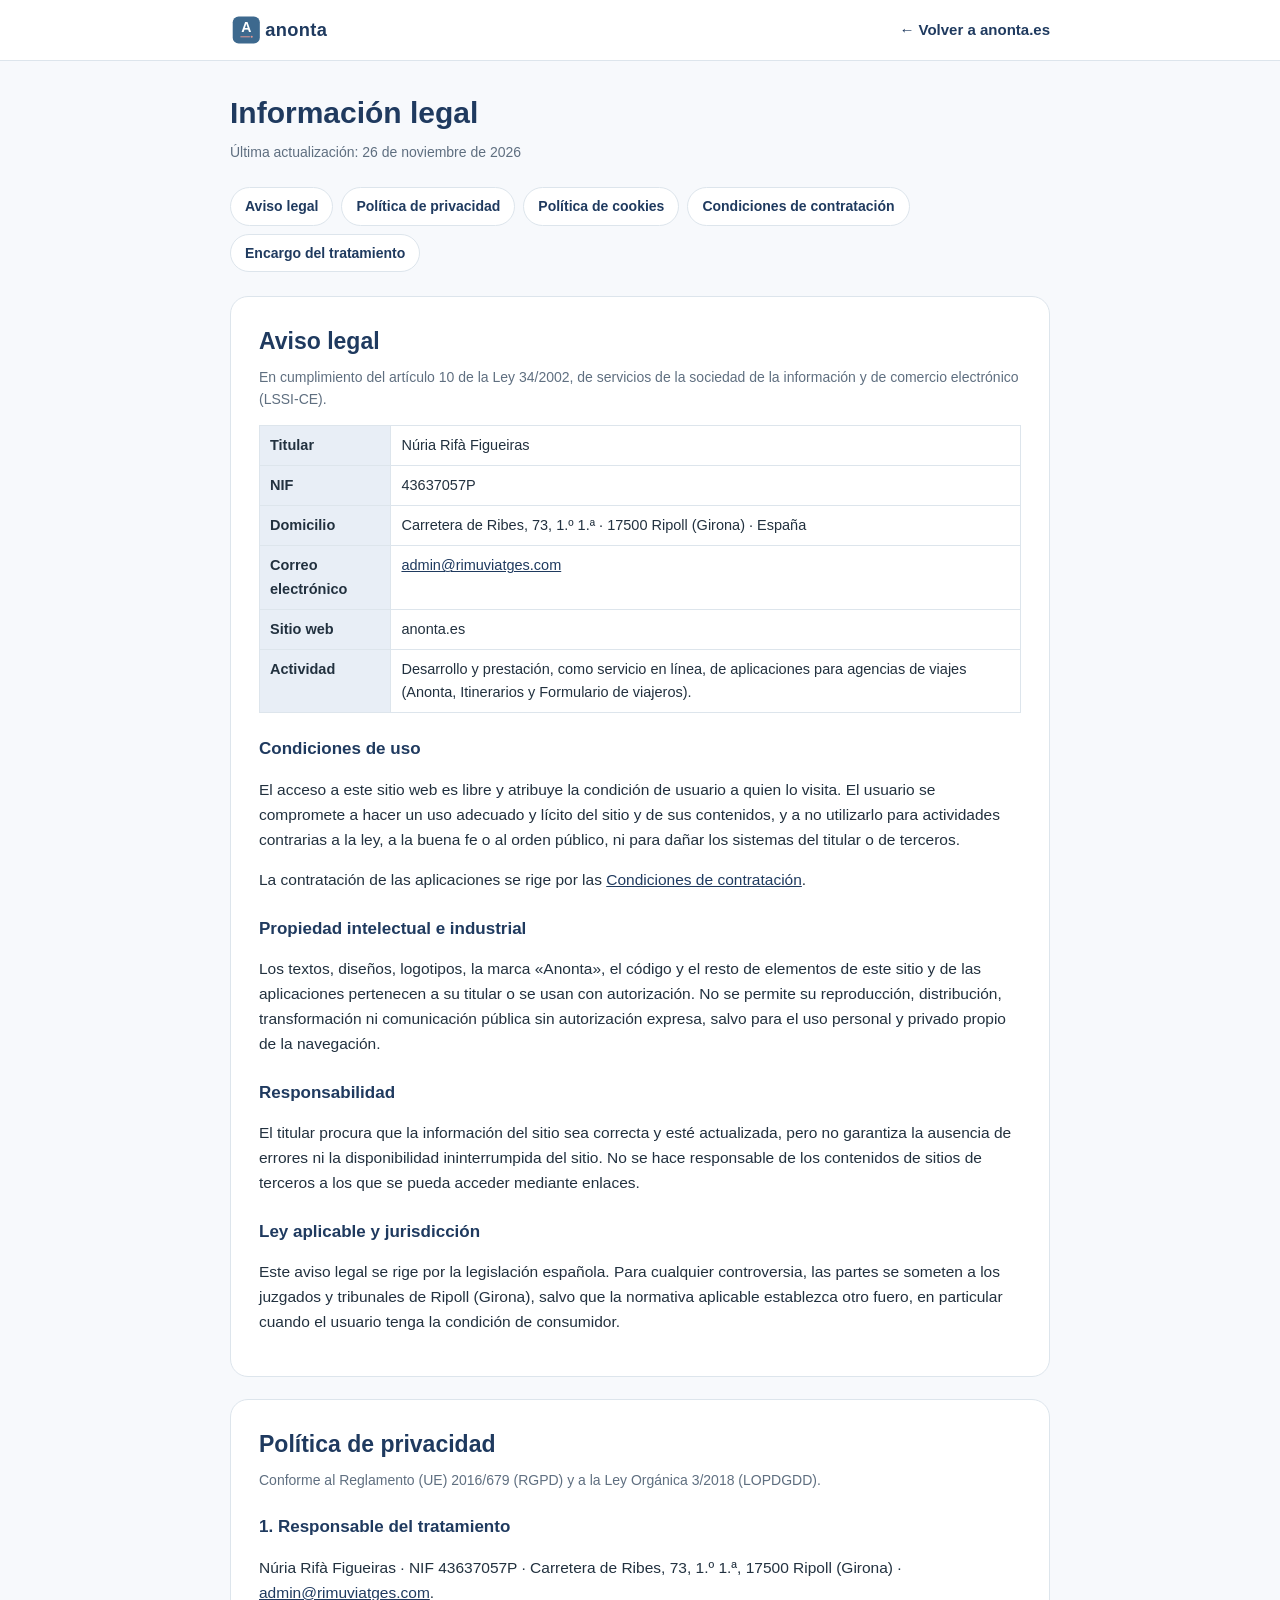
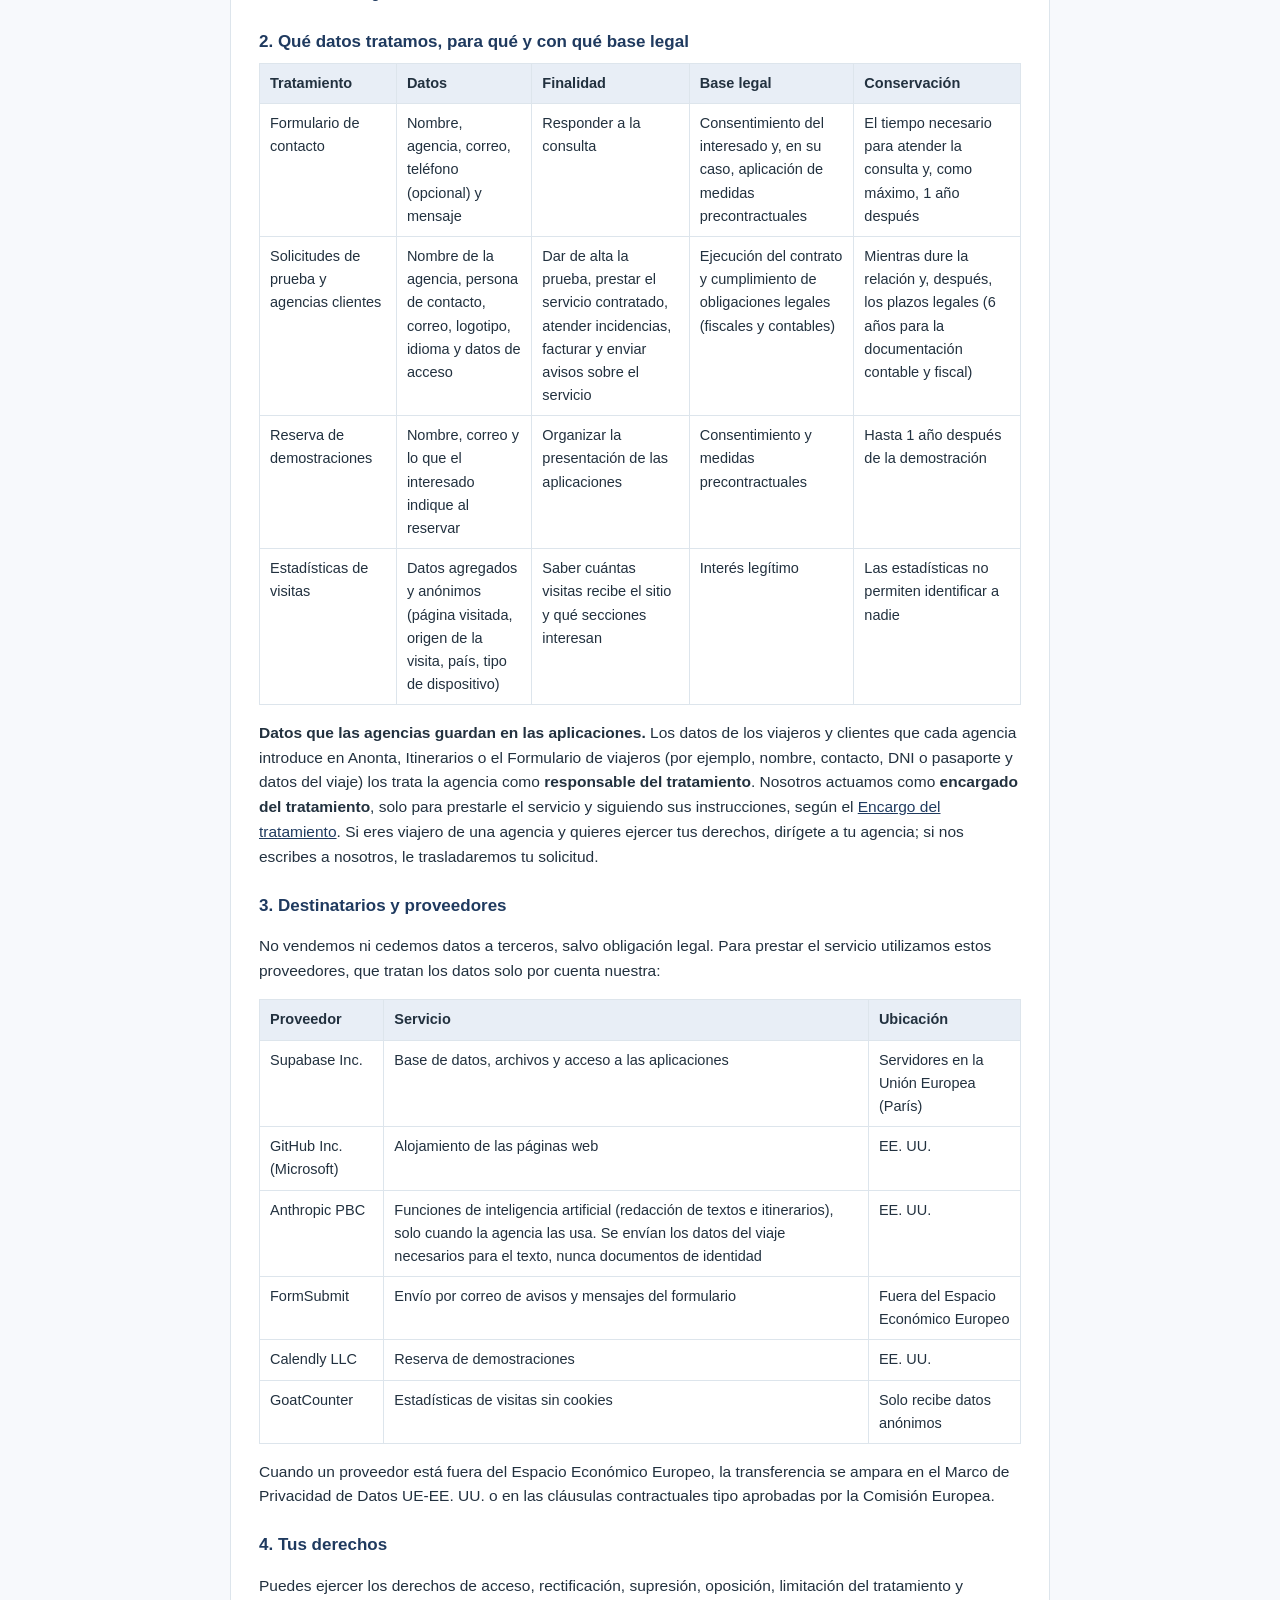
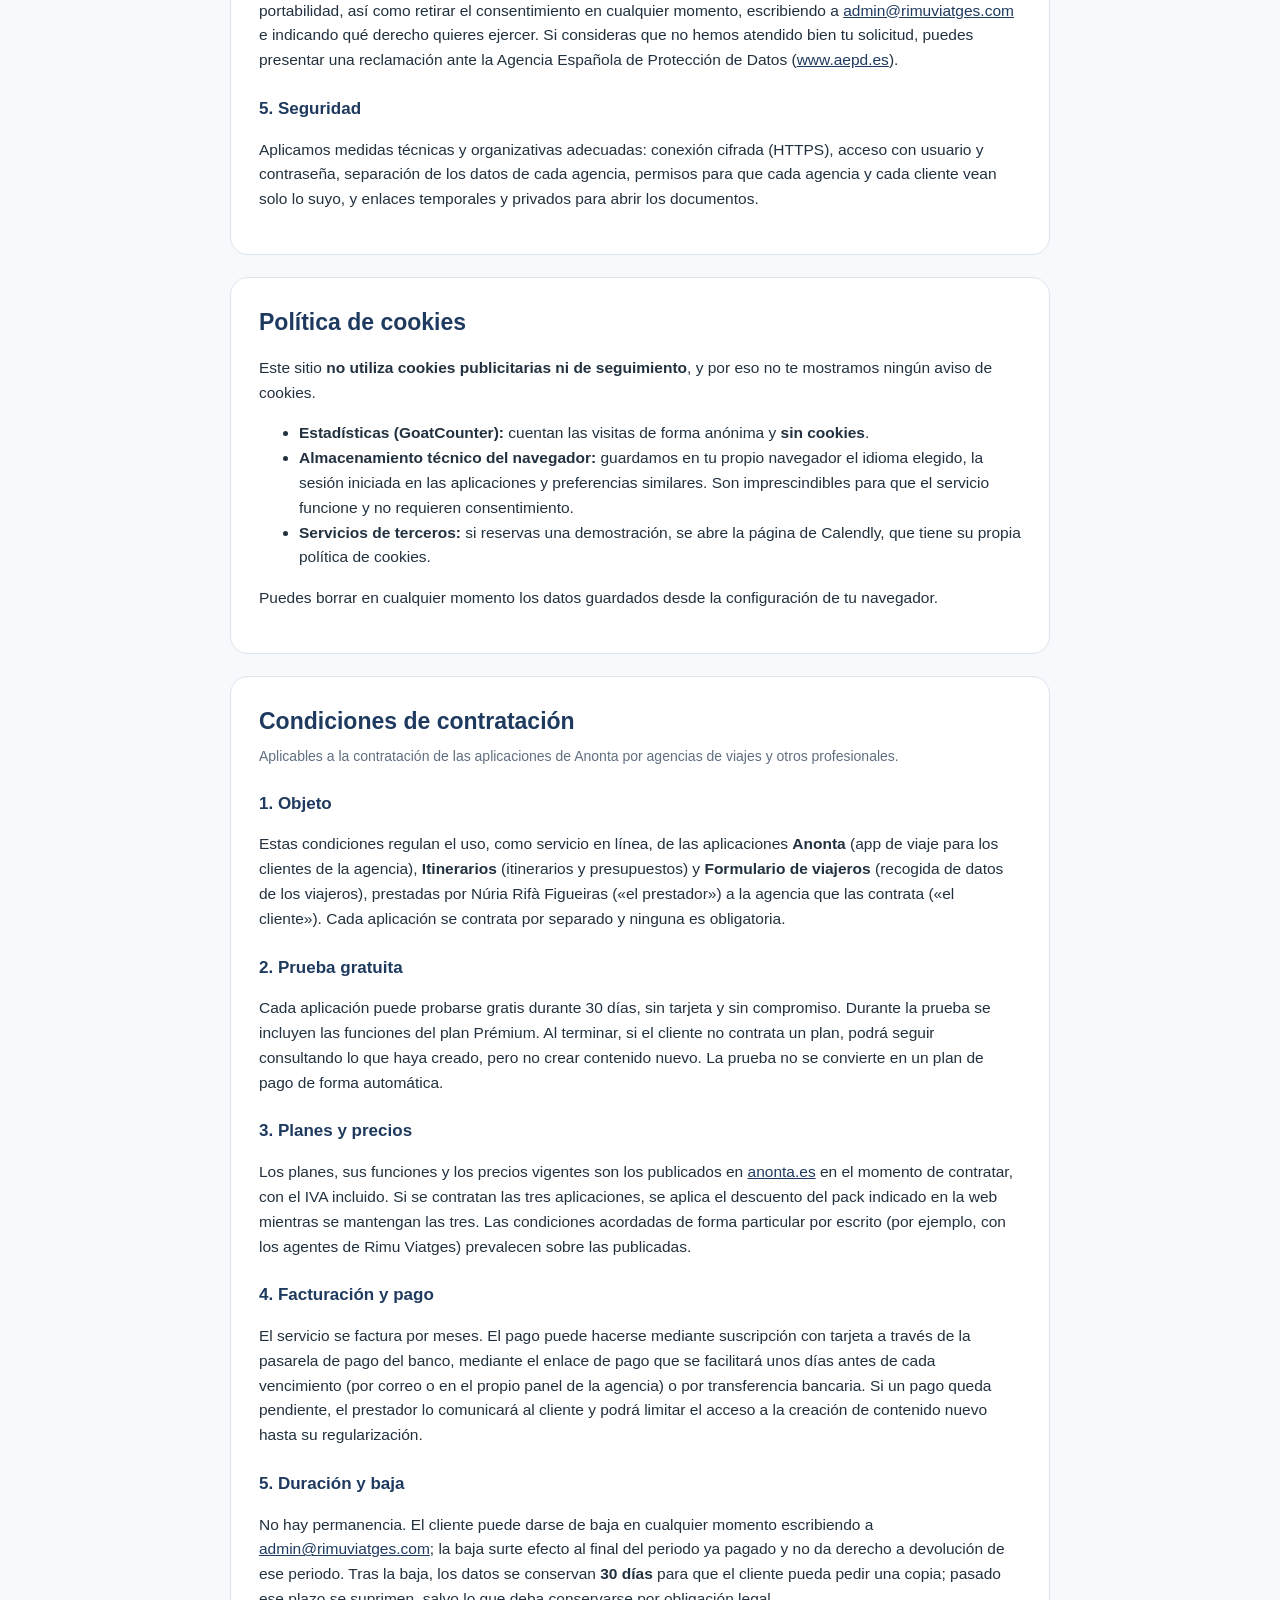
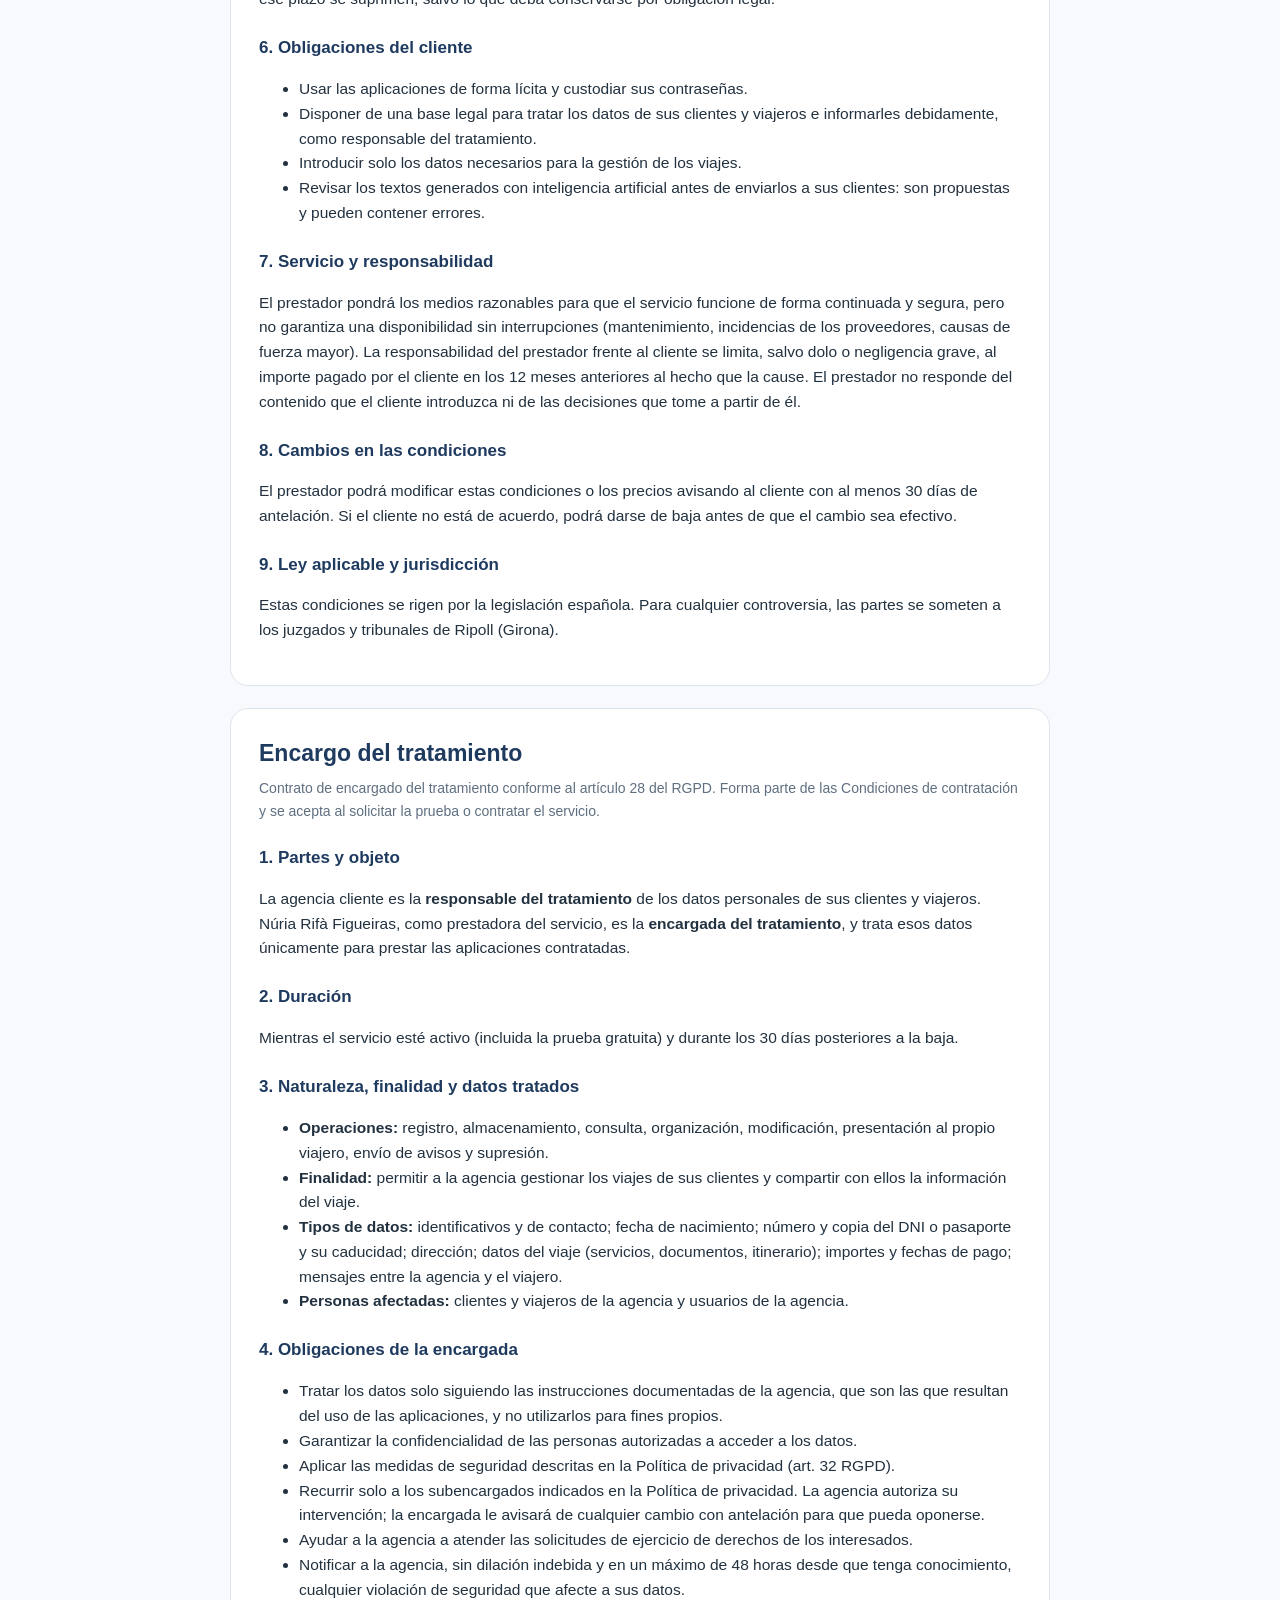
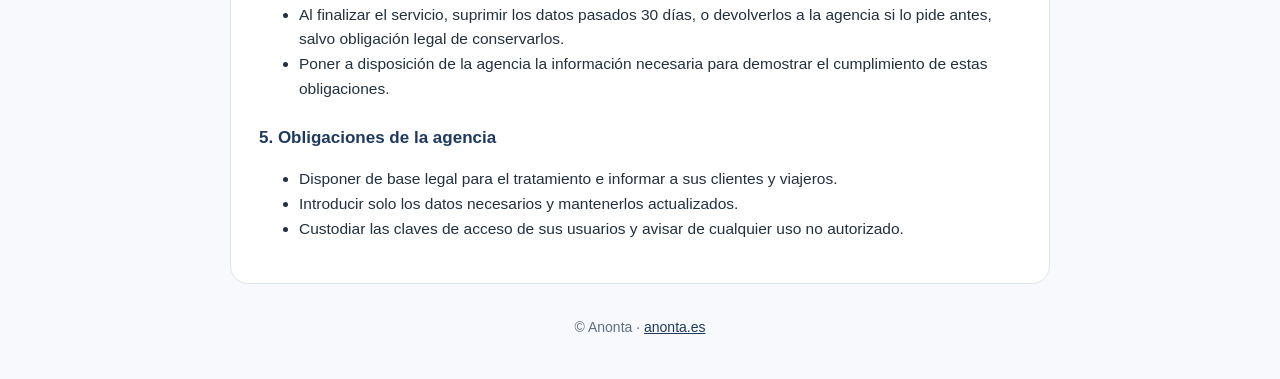
<file: legal.html>
<!DOCTYPE html>
<html lang="es">
<head>
<meta charset="utf-8">
<meta name="viewport" content="width=device-width,initial-scale=1">
<title>Información legal · Anonta</title>
<meta name="robots" content="noindex,follow">
<meta name="theme-color" content="#1F3A5F">
<link rel="icon" href="anonta/icona-anonta.svg" type="image/svg+xml">
<style>
  :root{--blau:#1F3A5F;--blau-clar:#E8EEF6;--text:#22313F;--gris:#5F6F80;--linia:#DDE5EC;--fons:#F7F9FC}
  *{box-sizing:border-box}
  html{scroll-behavior:smooth}
  body{margin:0;font-family:-apple-system,BlinkMacSystemFont,"Segoe UI",Roboto,Helvetica,Arial,sans-serif;color:var(--text);background:var(--fons);line-height:1.6;font-size:16px}
  header{background:#fff;border-bottom:1px solid var(--linia);position:sticky;top:0;z-index:5}
  header .amp{display:flex;align-items:center;justify-content:space-between;height:60px;gap:12px}
  header img{height:34px;display:block}
  header a.tornar{font-weight:600;color:var(--blau);text-decoration:none;font-size:15px}
  .amp{max-width:860px;margin:0 auto;padding:0 20px}
  nav.index{display:flex;gap:8px;flex-wrap:wrap;margin:24px 0}
  nav.index a{background:#fff;border:1px solid var(--linia);border-radius:999px;padding:7px 14px;color:var(--blau);text-decoration:none;font-weight:600;font-size:14px}
  section{background:#fff;border:1px solid var(--linia);border-radius:18px;padding:26px 28px;margin:0 0 22px;scroll-margin-top:80px}
  h1{color:var(--blau);font-size:30px;margin:28px 0 4px}
  h2{color:var(--blau);font-size:23px;margin:0 0 6px}
  h3{color:var(--blau);font-size:17px;margin:22px 0 6px}
  p,li{font-size:15.5px}
  .meta{color:var(--gris);font-size:14px;margin:0 0 14px}
  table{border-collapse:collapse;width:100%;font-size:14.5px;margin:8px 0}
  td,th{border:1px solid var(--linia);padding:8px 10px;text-align:left;vertical-align:top}
  th{background:var(--blau-clar)}
  footer{text-align:center;color:var(--gris);font-size:14px;padding:10px 0 40px}
  a{color:var(--blau)}
  @media (max-width:600px){ section{padding:20px 18px} h1{font-size:25px} }
</style>
</head>
<body>
<header><div class="amp"><a href="./"><img src="anonta/logo-anonta.svg" alt="Anonta"></a><a class="tornar" href="./">← Volver a anonta.es</a></div></header>
<main class="amp">
  <h1>Información legal</h1>
  <p class="meta">Última actualización: 26 de noviembre de 2026</p>
  <nav class="index">
    <a href="#aviso-legal">Aviso legal</a>
    <a href="#privacidad">Política de privacidad</a>
    <a href="#cookies">Política de cookies</a>
    <a href="#condiciones">Condiciones de contratación</a>
    <a href="#encargo">Encargo del tratamiento</a>
  </nav>

  <!-- ===================== AVISO LEGAL ===================== -->
  <section id="aviso-legal">
    <h2>Aviso legal</h2>
    <p class="meta">En cumplimiento del artículo 10 de la Ley 34/2002, de servicios de la sociedad de la información y de comercio electrónico (LSSI-CE).</p>
    <table>
      <tr><th>Titular</th><td>Núria Rifà Figueiras</td></tr>
      <tr><th>NIF</th><td>43637057P</td></tr>
      <tr><th>Domicilio</th><td>Carretera de Ribes, 73, 1.º 1.ª · 17500 Ripoll (Girona) · España</td></tr>
      <tr><th>Correo electrónico</th><td><a href="mailto:admin@rimuviatges.com">admin@rimuviatges.com</a></td></tr>
      <tr><th>Sitio web</th><td>anonta.es</td></tr>
      <tr><th>Actividad</th><td>Desarrollo y prestación, como servicio en línea, de aplicaciones para agencias de viajes (Anonta, Itinerarios y Formulario de viajeros).</td></tr>
    </table>
    <h3>Condiciones de uso</h3>
    <p>El acceso a este sitio web es libre y atribuye la condición de usuario a quien lo visita. El usuario se compromete a hacer un uso adecuado y lícito del sitio y de sus contenidos, y a no utilizarlo para actividades contrarias a la ley, a la buena fe o al orden público, ni para dañar los sistemas del titular o de terceros.</p>
    <p>La contratación de las aplicaciones se rige por las <a href="#condiciones">Condiciones de contratación</a>.</p>
    <h3>Propiedad intelectual e industrial</h3>
    <p>Los textos, diseños, logotipos, la marca «Anonta», el código y el resto de elementos de este sitio y de las aplicaciones pertenecen a su titular o se usan con autorización. No se permite su reproducción, distribución, transformación ni comunicación pública sin autorización expresa, salvo para el uso personal y privado propio de la navegación.</p>
    <h3>Responsabilidad</h3>
    <p>El titular procura que la información del sitio sea correcta y esté actualizada, pero no garantiza la ausencia de errores ni la disponibilidad ininterrumpida del sitio. No se hace responsable de los contenidos de sitios de terceros a los que se pueda acceder mediante enlaces.</p>
    <h3>Ley aplicable y jurisdicción</h3>
    <p>Este aviso legal se rige por la legislación española. Para cualquier controversia, las partes se someten a los juzgados y tribunales de Ripoll (Girona), salvo que la normativa aplicable establezca otro fuero, en particular cuando el usuario tenga la condición de consumidor.</p>
  </section>

  <!-- ===================== PRIVACIDAD ===================== -->
  <section id="privacidad">
    <h2>Política de privacidad</h2>
    <p class="meta">Conforme al Reglamento (UE) 2016/679 (RGPD) y a la Ley Orgánica 3/2018 (LOPDGDD).</p>
    <h3>1. Responsable del tratamiento</h3>
    <p>Núria Rifà Figueiras · NIF 43637057P · Carretera de Ribes, 73, 1.º 1.ª, 17500 Ripoll (Girona) · <a href="mailto:admin@rimuviatges.com">admin@rimuviatges.com</a>.</p>
    <h3>2. Qué datos tratamos, para qué y con qué base legal</h3>
    <table>
      <tr><th>Tratamiento</th><th>Datos</th><th>Finalidad</th><th>Base legal</th><th>Conservación</th></tr>
      <tr><td>Formulario de contacto</td><td>Nombre, agencia, correo, teléfono (opcional) y mensaje</td><td>Responder a la consulta</td><td>Consentimiento del interesado y, en su caso, aplicación de medidas precontractuales</td><td>El tiempo necesario para atender la consulta y, como máximo, 1 año después</td></tr>
      <tr><td>Solicitudes de prueba y agencias clientes</td><td>Nombre de la agencia, persona de contacto, correo, logotipo, idioma y datos de acceso</td><td>Dar de alta la prueba, prestar el servicio contratado, atender incidencias, facturar y enviar avisos sobre el servicio</td><td>Ejecución del contrato y cumplimiento de obligaciones legales (fiscales y contables)</td><td>Mientras dure la relación y, después, los plazos legales (6 años para la documentación contable y fiscal)</td></tr>
      <tr><td>Reserva de demostraciones</td><td>Nombre, correo y lo que el interesado indique al reservar</td><td>Organizar la presentación de las aplicaciones</td><td>Consentimiento y medidas precontractuales</td><td>Hasta 1 año después de la demostración</td></tr>
      <tr><td>Estadísticas de visitas</td><td>Datos agregados y anónimos (página visitada, origen de la visita, país, tipo de dispositivo)</td><td>Saber cuántas visitas recibe el sitio y qué secciones interesan</td><td>Interés legítimo</td><td>Las estadísticas no permiten identificar a nadie</td></tr>
    </table>
    <p><b>Datos que las agencias guardan en las aplicaciones.</b> Los datos de los viajeros y clientes que cada agencia introduce en Anonta, Itinerarios o el Formulario de viajeros (por ejemplo, nombre, contacto, DNI o pasaporte y datos del viaje) los trata la agencia como <b>responsable del tratamiento</b>. Nosotros actuamos como <b>encargado del tratamiento</b>, solo para prestarle el servicio y siguiendo sus instrucciones, según el <a href="#encargo">Encargo del tratamiento</a>. Si eres viajero de una agencia y quieres ejercer tus derechos, dirígete a tu agencia; si nos escribes a nosotros, le trasladaremos tu solicitud.</p>
    <h3>3. Destinatarios y proveedores</h3>
    <p>No vendemos ni cedemos datos a terceros, salvo obligación legal. Para prestar el servicio utilizamos estos proveedores, que tratan los datos solo por cuenta nuestra:</p>
    <table>
      <tr><th>Proveedor</th><th>Servicio</th><th>Ubicación</th></tr>
      <tr><td>Supabase Inc.</td><td>Base de datos, archivos y acceso a las aplicaciones</td><td>Servidores en la Unión Europea (París)</td></tr>
      <tr><td>GitHub Inc. (Microsoft)</td><td>Alojamiento de las páginas web</td><td>EE. UU.</td></tr>
      <tr><td>Anthropic PBC</td><td>Funciones de inteligencia artificial (redacción de textos e itinerarios), solo cuando la agencia las usa. Se envían los datos del viaje necesarios para el texto, nunca documentos de identidad</td><td>EE. UU.</td></tr>
      <tr><td>FormSubmit</td><td>Envío por correo de avisos y mensajes del formulario</td><td>Fuera del Espacio Económico Europeo</td></tr>
      <tr><td>Calendly LLC</td><td>Reserva de demostraciones</td><td>EE. UU.</td></tr>
      <tr><td>GoatCounter</td><td>Estadísticas de visitas sin cookies</td><td>Solo recibe datos anónimos</td></tr>
    </table>
    <p>Cuando un proveedor está fuera del Espacio Económico Europeo, la transferencia se ampara en el Marco de Privacidad de Datos UE-EE. UU. o en las cláusulas contractuales tipo aprobadas por la Comisión Europea.</p>
    <h3>4. Tus derechos</h3>
    <p>Puedes ejercer los derechos de acceso, rectificación, supresión, oposición, limitación del tratamiento y portabilidad, así como retirar el consentimiento en cualquier momento, escribiendo a <a href="mailto:admin@rimuviatges.com">admin@rimuviatges.com</a> e indicando qué derecho quieres ejercer. Si consideras que no hemos atendido bien tu solicitud, puedes presentar una reclamación ante la Agencia Española de Protección de Datos (<a href="https://www.aepd.es" target="_blank" rel="noopener">www.aepd.es</a>).</p>
    <h3>5. Seguridad</h3>
    <p>Aplicamos medidas técnicas y organizativas adecuadas: conexión cifrada (HTTPS), acceso con usuario y contraseña, separación de los datos de cada agencia, permisos para que cada agencia y cada cliente vean solo lo suyo, y enlaces temporales y privados para abrir los documentos.</p>
  </section>

  <!-- ===================== COOKIES ===================== -->
  <section id="cookies">
    <h2>Política de cookies</h2>
    <p>Este sitio <b>no utiliza cookies publicitarias ni de seguimiento</b>, y por eso no te mostramos ningún aviso de cookies.</p>
    <ul>
      <li><b>Estadísticas (GoatCounter):</b> cuentan las visitas de forma anónima y <b>sin cookies</b>.</li>
      <li><b>Almacenamiento técnico del navegador:</b> guardamos en tu propio navegador el idioma elegido, la sesión iniciada en las aplicaciones y preferencias similares. Son imprescindibles para que el servicio funcione y no requieren consentimiento.</li>
      <li><b>Servicios de terceros:</b> si reservas una demostración, se abre la página de Calendly, que tiene su propia política de cookies.</li>
    </ul>
    <p>Puedes borrar en cualquier momento los datos guardados desde la configuración de tu navegador.</p>
  </section>

  <!-- ===================== CONDICIONES ===================== -->
  <section id="condiciones">
    <h2>Condiciones de contratación</h2>
    <p class="meta">Aplicables a la contratación de las aplicaciones de Anonta por agencias de viajes y otros profesionales.</p>
    <h3>1. Objeto</h3>
    <p>Estas condiciones regulan el uso, como servicio en línea, de las aplicaciones <b>Anonta</b> (app de viaje para los clientes de la agencia), <b>Itinerarios</b> (itinerarios y presupuestos) y <b>Formulario de viajeros</b> (recogida de datos de los viajeros), prestadas por Núria Rifà Figueiras («el prestador») a la agencia que las contrata («el cliente»). Cada aplicación se contrata por separado y ninguna es obligatoria.</p>
    <h3>2. Prueba gratuita</h3>
    <p>Cada aplicación puede probarse gratis durante 30 días, sin tarjeta y sin compromiso. Durante la prueba se incluyen las funciones del plan Prémium. Al terminar, si el cliente no contrata un plan, podrá seguir consultando lo que haya creado, pero no crear contenido nuevo. La prueba no se convierte en un plan de pago de forma automática.</p>
    <h3>3. Planes y precios</h3>
    <p>Los planes, sus funciones y los precios vigentes son los publicados en <a href="./#preus">anonta.es</a> en el momento de contratar, con el IVA incluido. Si se contratan las tres aplicaciones, se aplica el descuento del pack indicado en la web mientras se mantengan las tres. Las condiciones acordadas de forma particular por escrito (por ejemplo, con los agentes de Rimu Viatges) prevalecen sobre las publicadas.</p>
    <h3>4. Facturación y pago</h3>
    <p>El servicio se factura por meses. El pago puede hacerse mediante suscripción con tarjeta a través de la pasarela de pago del banco, mediante el enlace de pago que se facilitará unos días antes de cada vencimiento (por correo o en el propio panel de la agencia) o por transferencia bancaria. Si un pago queda pendiente, el prestador lo comunicará al cliente y podrá limitar el acceso a la creación de contenido nuevo hasta su regularización.</p>
    <h3>5. Duración y baja</h3>
    <p>No hay permanencia. El cliente puede darse de baja en cualquier momento escribiendo a <a href="mailto:admin@rimuviatges.com">admin@rimuviatges.com</a>; la baja surte efecto al final del periodo ya pagado y no da derecho a devolución de ese periodo. Tras la baja, los datos se conservan <b>30 días</b> para que el cliente pueda pedir una copia; pasado ese plazo se suprimen, salvo lo que deba conservarse por obligación legal.</p>
    <h3>6. Obligaciones del cliente</h3>
    <ul>
      <li>Usar las aplicaciones de forma lícita y custodiar sus contraseñas.</li>
      <li>Disponer de una base legal para tratar los datos de sus clientes y viajeros e informarles debidamente, como responsable del tratamiento.</li>
      <li>Introducir solo los datos necesarios para la gestión de los viajes.</li>
      <li>Revisar los textos generados con inteligencia artificial antes de enviarlos a sus clientes: son propuestas y pueden contener errores.</li>
    </ul>
    <h3>7. Servicio y responsabilidad</h3>
    <p>El prestador pondrá los medios razonables para que el servicio funcione de forma continuada y segura, pero no garantiza una disponibilidad sin interrupciones (mantenimiento, incidencias de los proveedores, causas de fuerza mayor). La responsabilidad del prestador frente al cliente se limita, salvo dolo o negligencia grave, al importe pagado por el cliente en los 12 meses anteriores al hecho que la cause. El prestador no responde del contenido que el cliente introduzca ni de las decisiones que tome a partir de él.</p>
    <h3>8. Cambios en las condiciones</h3>
    <p>El prestador podrá modificar estas condiciones o los precios avisando al cliente con al menos 30 días de antelación. Si el cliente no está de acuerdo, podrá darse de baja antes de que el cambio sea efectivo.</p>
    <h3>9. Ley aplicable y jurisdicción</h3>
    <p>Estas condiciones se rigen por la legislación española. Para cualquier controversia, las partes se someten a los juzgados y tribunales de Ripoll (Girona).</p>
  </section>

  <!-- ===================== ENCARGO ===================== -->
  <section id="encargo">
    <h2>Encargo del tratamiento</h2>
    <p class="meta">Contrato de encargado del tratamiento conforme al artículo 28 del RGPD. Forma parte de las Condiciones de contratación y se acepta al solicitar la prueba o contratar el servicio.</p>
    <h3>1. Partes y objeto</h3>
    <p>La agencia cliente es la <b>responsable del tratamiento</b> de los datos personales de sus clientes y viajeros. Núria Rifà Figueiras, como prestadora del servicio, es la <b>encargada del tratamiento</b>, y trata esos datos únicamente para prestar las aplicaciones contratadas.</p>
    <h3>2. Duración</h3>
    <p>Mientras el servicio esté activo (incluida la prueba gratuita) y durante los 30 días posteriores a la baja.</p>
    <h3>3. Naturaleza, finalidad y datos tratados</h3>
    <ul>
      <li><b>Operaciones:</b> registro, almacenamiento, consulta, organización, modificación, presentación al propio viajero, envío de avisos y supresión.</li>
      <li><b>Finalidad:</b> permitir a la agencia gestionar los viajes de sus clientes y compartir con ellos la información del viaje.</li>
      <li><b>Tipos de datos:</b> identificativos y de contacto; fecha de nacimiento; número y copia del DNI o pasaporte y su caducidad; dirección; datos del viaje (servicios, documentos, itinerario); importes y fechas de pago; mensajes entre la agencia y el viajero.</li>
      <li><b>Personas afectadas:</b> clientes y viajeros de la agencia y usuarios de la agencia.</li>
    </ul>
    <h3>4. Obligaciones de la encargada</h3>
    <ul>
      <li>Tratar los datos solo siguiendo las instrucciones documentadas de la agencia, que son las que resultan del uso de las aplicaciones, y no utilizarlos para fines propios.</li>
      <li>Garantizar la confidencialidad de las personas autorizadas a acceder a los datos.</li>
      <li>Aplicar las medidas de seguridad descritas en la Política de privacidad (art. 32 RGPD).</li>
      <li>Recurrir solo a los subencargados indicados en la Política de privacidad. La agencia autoriza su intervención; la encargada le avisará de cualquier cambio con antelación para que pueda oponerse.</li>
      <li>Ayudar a la agencia a atender las solicitudes de ejercicio de derechos de los interesados.</li>
      <li>Notificar a la agencia, sin dilación indebida y en un máximo de 48 horas desde que tenga conocimiento, cualquier violación de seguridad que afecte a sus datos.</li>
      <li>Al finalizar el servicio, suprimir los datos pasados 30 días, o devolverlos a la agencia si lo pide antes, salvo obligación legal de conservarlos.</li>
      <li>Poner a disposición de la agencia la información necesaria para demostrar el cumplimiento de estas obligaciones.</li>
    </ul>
    <h3>5. Obligaciones de la agencia</h3>
    <ul>
      <li>Disponer de base legal para el tratamiento e informar a sus clientes y viajeros.</li>
      <li>Introducir solo los datos necesarios y mantenerlos actualizados.</li>
      <li>Custodiar las claves de acceso de sus usuarios y avisar de cualquier uso no autorizado.</li>
    </ul>
  </section>
</main>
<footer>© Anonta · <a href="./">anonta.es</a></footer>
</body>
</html>
</file>
